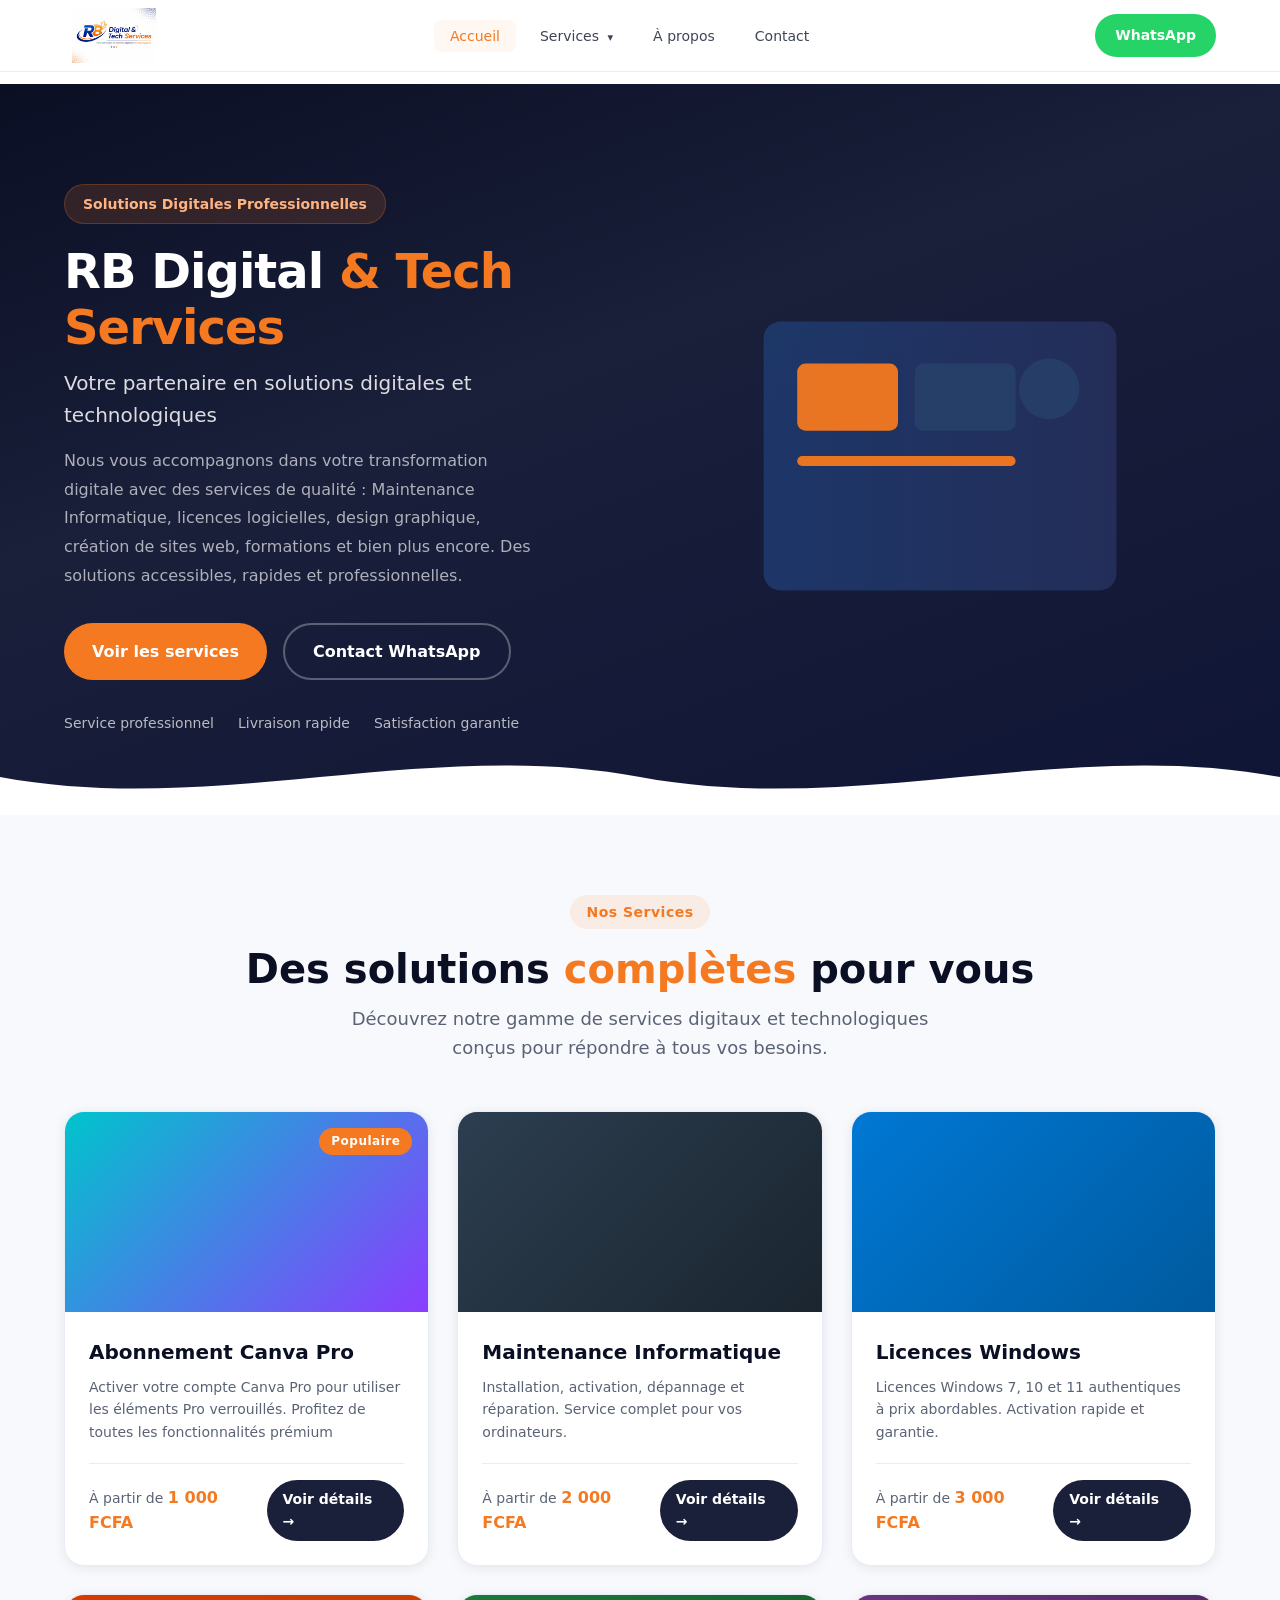
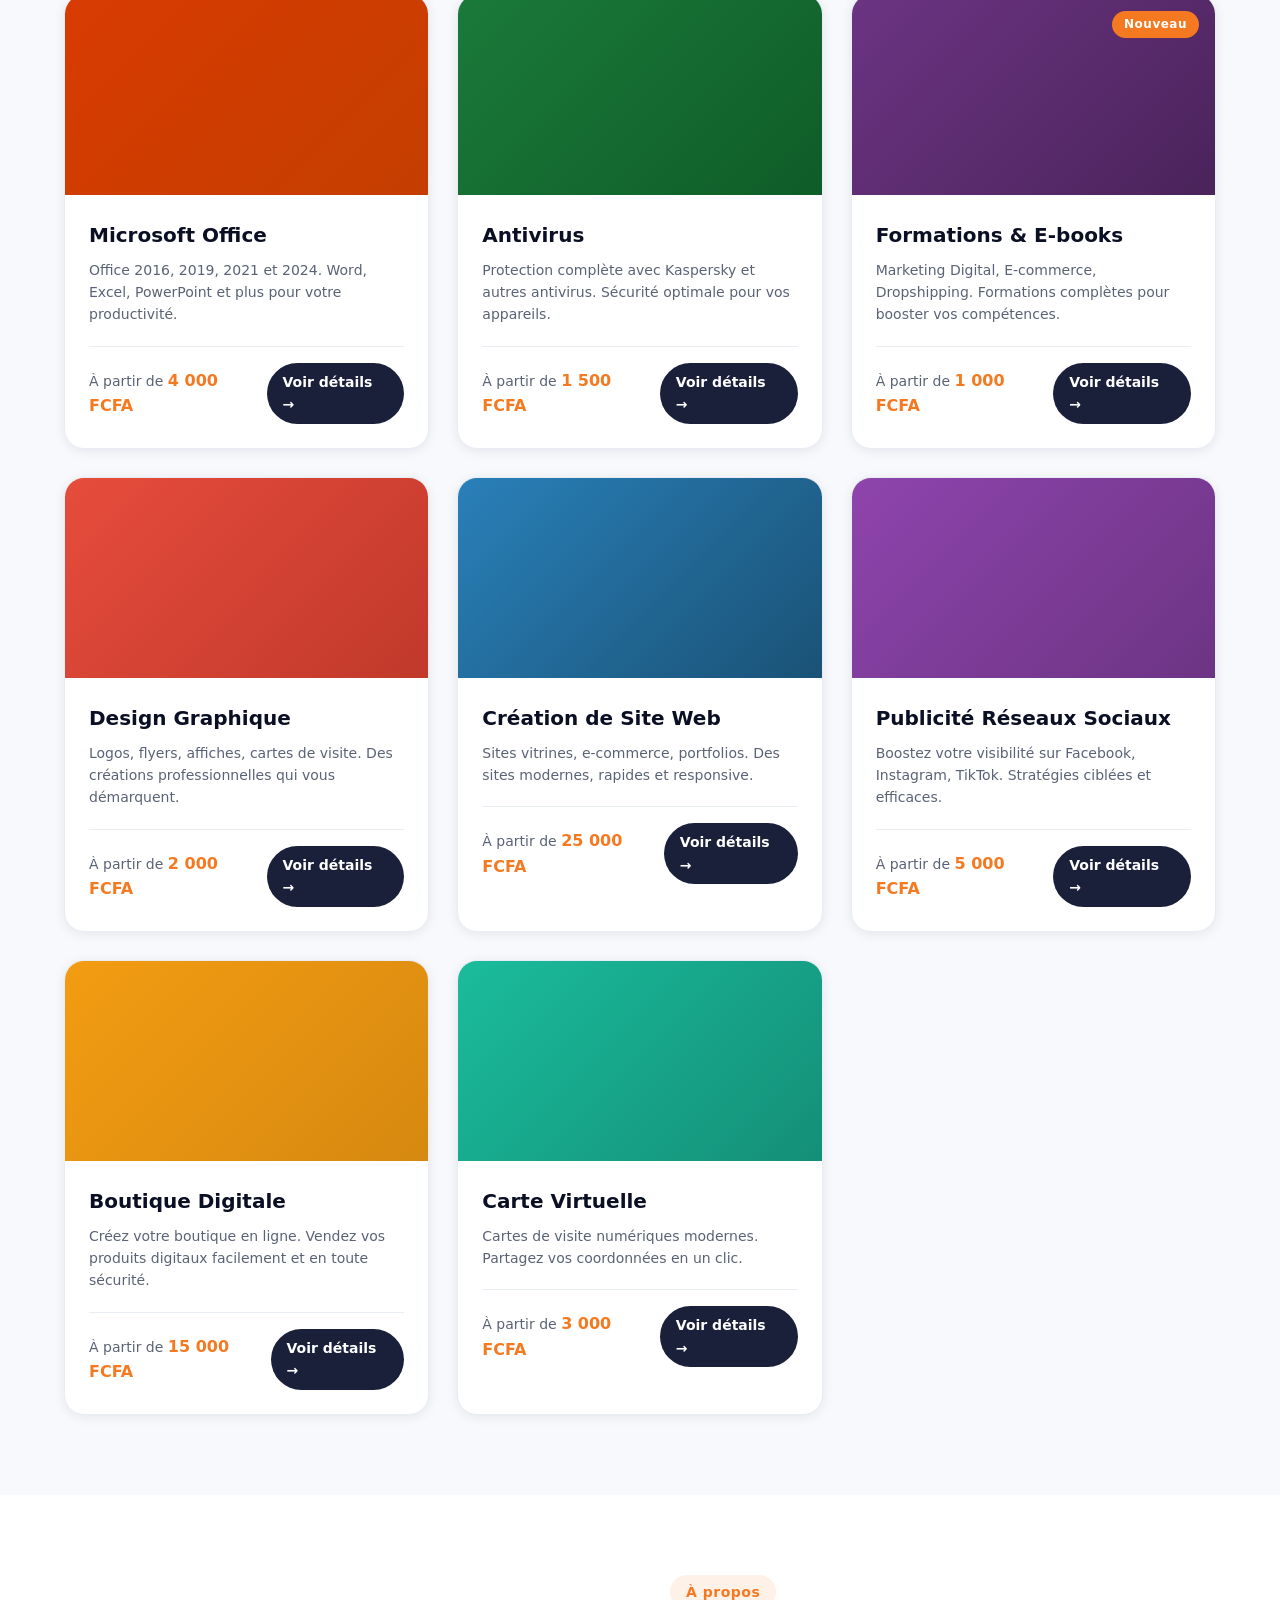
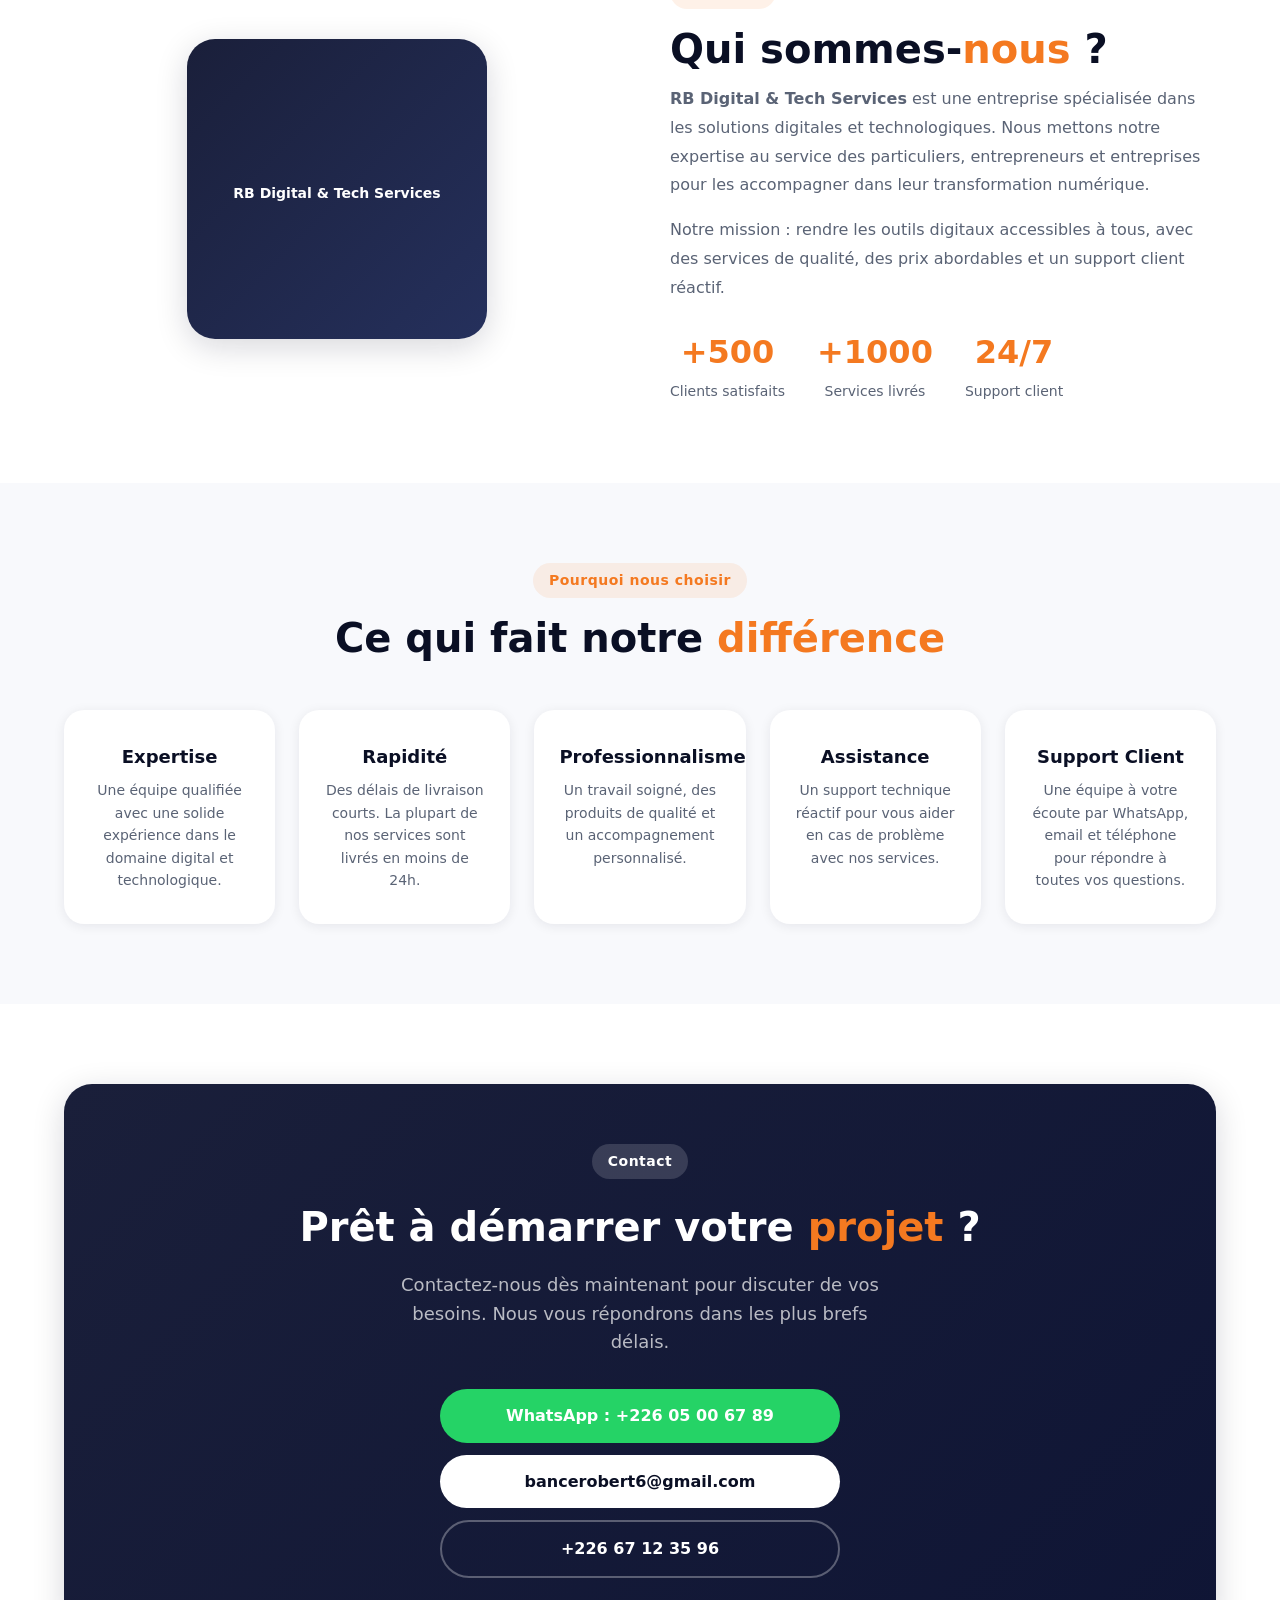
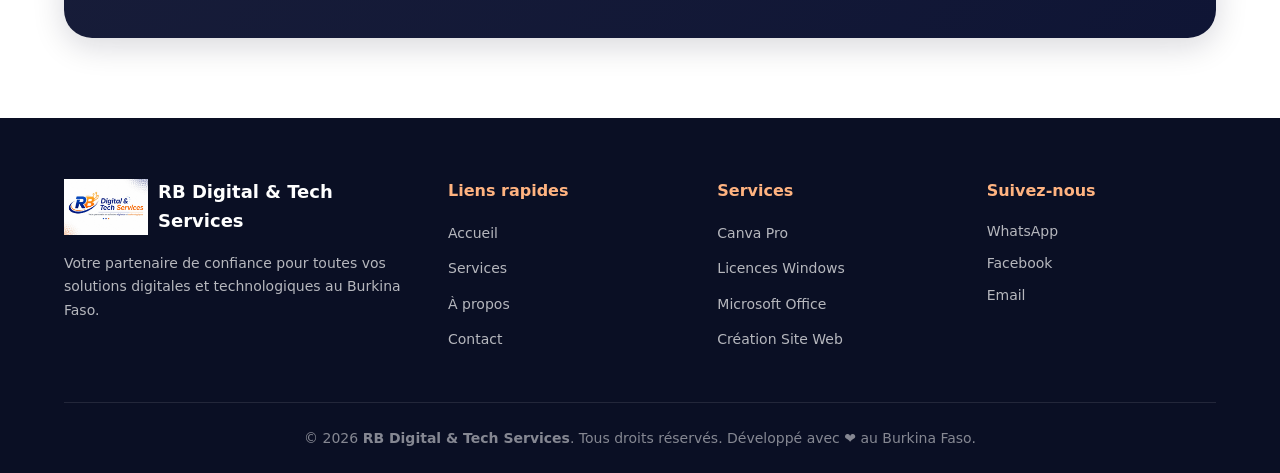
<file: index.html>
<!DOCTYPE html>
<html lang="fr">
<head>
    <meta charset="UTF-8">
    <meta name="viewport" content="width=device-width, initial-scale=1.0">
    <meta name="description" content="RB Digital & Tech Services - Votre partenaire en solutions digitales et technologiques. Services informatiques, design, création web et plus.">
    <meta name="keywords" content="services digitaux, Canva Pro, licences Windows, Microsoft Office, antivirus, formations, maintenance informatique, design graphique, création site web, Burkina Faso">
    <meta name="author" content="RB Digital & Tech Services">
    <meta name="robots" content="index, follow">
    <link rel="canonical" href="https://rbdigitaltechservices.com/">
    <title>RB Digital & Tech Services | Solutions Digitales & Technologiques</title>
    <!-- Favicon -->
    <link rel="icon" href="assets/images/logo.jpeg">
    <!-- Styles globaux -->
    <link rel="stylesheet" href="assets/css/global-style.css">
    <!-- Styles page d'accueil -->
    <link rel="stylesheet" href="assets/css/homepage-style.css">
</head>
<body>

    <!-- ==================== HEADER / NAVIGATION PRINCIPALE ==================== -->
    <header class="main-navigation-header" id="main-header">
        <div class="header-container">
            <!-- Logo (image) -->
            <a href="index.html" class="header-logo-link" aria-label="Accueil RB Digital & Tech Services">
                <img src="assets/images/logo.jpeg" alt="RB Digital & Tech Services" class="header-logo-img" width="160" height="48" loading="eager">
            </a>

            <!-- Menu desktop -->
            <nav class="header-desktop-nav" aria-label="Navigation principale">
                <ul class="header-nav-list">
                    <li><a href="index.html" class="nav-link active-link">Accueil</a></li>
                    <li class="nav-dropdown">
                        <a href="#services-section" class="nav-link">Services <span class="dropdown-arrow">▾</span></a>
                        <ul class="dropdown-menu">
                            <li><a href="services/canva-pro.html">Activation Canva Pro</a></li>
                            <li><a href="services/windows-licence.html">Licences Windows 10 & 11</a></li>
                            <li><a href="services/office-licence.html">Licences Microsoft Office</a></li>
                            <li><a href="services/antivirus.html">Licences Antivirus</a></li>
                            <li><a href="services/formations-ebook.html">Formations & E-books</a></li>
                            <li><a href="services/maintenance-informatique.html">Maintenance Informatique</a></li>
                            <li><a href="services/design-graphique.html">Design Graphique</a></li>
                            <li><a href="services/creation-site-web.html">Création Site Web</a></li>
                            <li><a href="services/publicite-reseaux.html">Publicité Réseaux</a></li>
                            <li><a href="services/boutique-digitale.html">Création Boutique en Ligne</a></li>
                            <li><a href="services/carte-virtuelle.html">Création Carte Virtuelle</a></li>
                        </ul>
                    </li>
                    <li><a href="#about-section" class="nav-link">À propos</a></li>
                    <li><a href="#contact-section" class="nav-link">Contact</a></li>
                </ul>
            </nav>

            <!-- Bouton WhatsApp header -->
            <a href="https://wa.me/22605006789?text=Bonjour%20RB%20Digital%20%26%20Tech%20Services%2C%20je%20souhaite%20avoir%20plus%20d'informations%20sur%20vos%20services." 
               class="whatsapp-header-button" target="_blank" rel="noopener noreferrer" aria-label="Contact WhatsApp">
                <span class="whatsapp-text">WhatsApp</span>
            </a>

            <!-- Bouton hamburger mobile -->
            <button class="mobile-menu-toggle" id="mobile-menu-toggle" aria-label="Menu mobile" aria-expanded="false">
                <span class="hamburger-line"></span>
                <span class="hamburger-line"></span>
                <span class="hamburger-line"></span>
            </button>
        </div>

        <!-- Menu mobile (caché par défaut) -->
        <div class="mobile-menu-overlay" id="mobile-menu-overlay">
            <div class="mobile-menu-panel">
                <button class="mobile-menu-close" id="mobile-menu-close" aria-label="Fermer le menu">✕</button>
                <nav class="mobile-nav">
                    <ul class="mobile-nav-list">
                        <li><a href="index.html" class="mobile-nav-link">Accueil</a></li>
                        <li><a href="services/canva-pro.html" class="mobile-nav-link"> Abonnement Canva Pro</a></li>
                        <li><a href="services/windows-licence.html" class="mobile-nav-link">Licences Windows</a></li>
                        <li><a href="services/office-licence.html" class="mobile-nav-link">Microsoft Office</a></li>
                        <li><a href="services/antivirus.html" class="mobile-nav-link">Antivirus</a></li>
                        <li><a href="services/formations-ebook.html" class="mobile-nav-link">Formations & E-books</a></li>
                        <li><a href="services/maintenance-informatique.html" class="mobile-nav-link">Maintenance Informatique</a></li>
                        <li><a href="services/design-graphique.html" class="mobile-nav-link">Design Graphique</a></li>
                        <li><a href="services/creation-site-web.html" class="mobile-nav-link">Création Site Web</a></li>
                        <li><a href="services/publicite-reseaux.html" class="mobile-nav-link">Publicité Réseaux</a></li>
                        <li><a href="services/boutique-digitale.html" class="mobile-nav-link">Boutique Digitale</a></li>
                        <li><a href="services/carte-virtuelle.html" class="mobile-nav-link">Carte Virtuelle</a></li>
                    </ul>
                </nav>
                <a href="https://wa.me/22605006789?text=Bonjour%20RB%20Digital%20%26%20Tech%20Services" 
                   class="mobile-whatsapp-button" target="_blank" rel="noopener noreferrer">
                    Contact WhatsApp
                </a>
            </div>
        </div>
    </header>

    <!-- ==================== MAIN ==================== -->
    <main>

        <!-- ===== SECTION HERO ===== -->
        <section class="main-hero-section" id="hero-section">
            <div class="hero-container">
                <div class="hero-content">
                    <span class="hero-badge">Solutions Digitales Professionnelles</span>
                    <h1 class="hero-main-title">
                        RB Digital <span class="hero-highlight">& Tech Services</span>
                    </h1>
                    <p class="hero-slogan">Votre partenaire en solutions digitales et technologiques</p>
                    <p class="hero-description">
                        Nous vous accompagnons dans votre transformation digitale avec des services 
                        de qualité : Maintenance Informatique, licences logicielles, design graphique, création de sites web, 
                        formations et bien plus encore. Des solutions accessibles, rapides et professionnelles.
                    </p>
                    <div class="hero-buttons-group">
                        <a href="#services-section" class="hero-primary-button">
                            Voir les services
                        </a>
                        <a href="https://wa.me/22605006789?text=Bonjour%20RB%20Digital%20%26%20Tech%20Services%2C%20je%20suis%20int%C3%A9ress%C3%A9%20par%20vos%20services." 
                           class="hero-whatsapp-button" target="_blank" rel="noopener noreferrer">
                            Contact WhatsApp
                        </a>
                    </div>
                    <!-- Indicateurs de confiance -->
                    <div class="hero-trust-indicators">
                        <div class="trust-item">
                            <span>Service professionnel</span>
                        </div>
                        <div class="trust-item">
                            <span>Livraison rapide</span>
                        </div>
                        <div class="trust-item">
                            <span>Satisfaction garantie</span>
                        </div>
                    </div>
                </div>
                <div class="hero-image-wrapper">
                    <div class="hero-image-container">
                        <!-- Illustration neutre (SVG) -->
                        <svg class="hero-illustration" viewBox="0 0 500 400" xmlns="http://www.w3.org/2000/svg" role="img" aria-hidden="true">
                            <defs>
                                <linearGradient id="g1" x1="0" x2="1">
                                    <stop offset="0%" stop-color="#1e3a6e" stop-opacity="0.95" />
                                    <stop offset="100%" stop-color="#25305C" stop-opacity="0.95" />
                                </linearGradient>
                            </defs>
                            <rect x="40" y="40" width="420" height="320" rx="20" fill="url(#g1)" opacity="0.95" />
                            <g transform="translate(80,90)" fill="#F47920" opacity="0.95">
                                <rect x="0" y="0" width="120" height="80" rx="10" fill="#F47920" />
                                <rect x="140" y="0" width="120" height="80" rx="10" fill="#27406a" />
                                <rect x="0" y="110" width="260" height="12" rx="6" fill="#F47920" />
                            </g>
                            <circle cx="380" cy="120" r="36" fill="#27406a" opacity="0.9" />
                        </svg>
                    </div>
                </div>
            </div>
            <!-- Vague décorative -->
            <div class="hero-wave-divider">
                <svg viewBox="0 0 1440 100" preserveAspectRatio="none" xmlns="http://www.w3.org/2000/svg">
                    <path d="M0,50 C240,100 480,0 720,50 C960,100 1200,0 1440,50 L1440,100 L0,100 Z" fill="#ffffff"/>
                </svg>
            </div>
        </section>

        <!-- ===== SECTION SERVICES ===== -->
        <section class="services-section" id="services-section">
            <div class="section-container">
                <div class="section-header">
                    <span class="section-badge">Nos Services</span>
                    <h2 class="section-title">Des solutions <span class="highlight-text">complètes</span> pour vous</h2>
                    <p class="section-subtitle">Découvrez notre gamme de services digitaux et technologiques conçus pour répondre à tous vos besoins.</p>
                </div>

                <div class="services-grid">
                    <!-- Carte 1 : Canva Pro -->
                    <article class="service-product-card">
                        <div class="service-card-image-wrapper">
                            <div class="service-card-image" style="background: linear-gradient(135deg, #00C4CC, #8B3DFF);">
                                <span class="service-card-emoji" aria-hidden="true"></span>
                            </div>
                            <span class="service-card-badge">Populaire</span>
                        </div>
                        <div class="service-card-content">
                            <h3 class="service-card-title">Abonnement Canva Pro</h3>
                            <p class="service-card-description">Activer votre compte Canva Pro pour utiliser les éléments Pro verrouillés. Profitez de toutes les fonctionnalités prémium</p>
                            <div class="service-card-footer">
                                <span class="service-price-tag">À partir de <strong>1 000 FCFA</strong></span>
                                <a href="services/canva-pro.html" class="service-detail-button">Voir détails →</a>
                            </div>
                        </div>
                    </article>
                    <!-- Carte 2 : Maintenance informatique -->
                    <article class="service-product-card">
                        <div class="service-card-image-wrapper">
                            <div class="service-card-image" style="background: linear-gradient(135deg, #2C3E50, #1A252F);">
                                <span class="service-card-emoji" aria-hidden="true"></span>
                            </div>
                        </div>
                        <div class="service-card-content">
                            <h3 class="service-card-title">Maintenance Informatique</h3>
                            <p class="service-card-description">Installation, activation, dépannage et réparation. Service complet pour vos ordinateurs.</p>
                            <div class="service-card-footer">
                                <span class="service-price-tag">À partir de <strong>2 000 FCFA</strong></span>
                                <a href="services/maintenance-informatique.html" class="service-detail-button">Voir détails →</a>
                            </div>
                        </div>
                    </article>

                    <!-- Carte 3 : Licences Windows -->
                    <article class="service-product-card">
                        <div class="service-card-image-wrapper">
                            <div class="service-card-image" style="background: linear-gradient(135deg, #0078D4, #005A9E);">
                                <span class="service-card-emoji" aria-hidden="true"></span>
                            </div>
                        </div>
                        <div class="service-card-content">
                            <h3 class="service-card-title">Licences Windows</h3>
                            <p class="service-card-description">Licences Windows 7, 10 et 11 authentiques à prix abordables. Activation rapide et garantie.</p>
                            <div class="service-card-footer">
                                <span class="service-price-tag">À partir de <strong>3 000 FCFA</strong></span>
                                <a href="services/windows-licence.html" class="service-detail-button">Voir détails →</a>
                            </div>
                        </div>
                    </article>

                    <!-- Carte 4 : Microsoft Office -->
                    <article class="service-product-card">
                        <div class="service-card-image-wrapper">
                            <div class="service-card-image" style="background: linear-gradient(135deg, #D83B01, #C43E00);">
                                <span class="service-card-emoji" aria-hidden="true"></span>
                            </div>
                        </div>
                        <div class="service-card-content">
                            <h3 class="service-card-title">Microsoft Office</h3>
                            <p class="service-card-description">Office 2016, 2019, 2021 et 2024. Word, Excel, PowerPoint et plus pour votre productivité.</p>
                            <div class="service-card-footer">
                                <span class="service-price-tag">À partir de <strong>4 000 FCFA</strong></span>
                                <a href="services/office-licence.html" class="service-detail-button">Voir détails →</a>
                            </div>
                        </div>
                    </article>

                    <!-- Carte 5 : Antivirus -->
                    <article class="service-product-card">
                        <div class="service-card-image-wrapper">
                            <div class="service-card-image" style="background: linear-gradient(135deg, #1A7A3A, #0F5C28);">
                                <span class="service-card-emoji" aria-hidden="true"></span>
                            </div>
                        </div>
                        <div class="service-card-content">
                            <h3 class="service-card-title">Antivirus</h3>
                            <p class="service-card-description">Protection complète avec Kaspersky et autres antivirus. Sécurité optimale pour vos appareils.</p>
                            <div class="service-card-footer">
                                <span class="service-price-tag">À partir de <strong>1 500 FCFA</strong></span>
                                <a href="services/antivirus.html" class="service-detail-button">Voir détails →</a>
                            </div>
                        </div>
                    </article>

                    <!-- Carte 6 : Formations & E-books -->
                    <article class="service-product-card">
                        <div class="service-card-image-wrapper">
                            <div class="service-card-image" style="background: linear-gradient(135deg, #6C3483, #4A235A);">
                                <span class="service-card-emoji" aria-hidden="true"></span>
                            </div>
                            <span class="service-card-badge">Nouveau</span>
                        </div>
                        <div class="service-card-content">
                            <h3 class="service-card-title">Formations & E-books</h3>
                            <p class="service-card-description">Marketing Digital, E-commerce, Dropshipping. Formations complètes pour booster vos compétences.</p>
                            <div class="service-card-footer">
                                <span class="service-price-tag">À partir de <strong>1 000 FCFA</strong></span>
                                <a href="services/formations-ebook.html" class="service-detail-button">Voir détails →</a>
                            </div>
                        </div>
                    </article>

                    

                    <!-- Carte 7 : Design Graphique -->
                    <article class="service-product-card">
                        <div class="service-card-image-wrapper">
                            <div class="service-card-image" style="background: linear-gradient(135deg, #E74C3C, #C0392B);">
                                <span class="service-card-emoji" aria-hidden="true"></span>
                            </div>
                        </div>
                        <div class="service-card-content">
                            <h3 class="service-card-title">Design Graphique</h3>
                            <p class="service-card-description">Logos, flyers, affiches, cartes de visite. Des créations professionnelles qui vous démarquent.</p>
                            <div class="service-card-footer">
                                <span class="service-price-tag">À partir de <strong>2 000 FCFA</strong></span>
                                <a href="services/design-graphique.html" class="service-detail-button">Voir détails →</a>
                            </div>
                        </div>
                    </article>

                    <!-- Carte 8 : Création Site Web -->
                    <article class="service-product-card">
                        <div class="service-card-image-wrapper">
                            <div class="service-card-image" style="background: linear-gradient(135deg, #2980B9, #1A5276);">
                                <span class="service-card-emoji" aria-hidden="true"></span>
                            </div>
                        </div>
                        <div class="service-card-content">
                            <h3 class="service-card-title">Création de Site Web</h3>
                            <p class="service-card-description">Sites vitrines, e-commerce, portfolios. Des sites modernes, rapides et responsive.</p>
                            <div class="service-card-footer">
                                <span class="service-price-tag">À partir de <strong>25 000 FCFA</strong></span>
                                <a href="services/creation-site-web.html" class="service-detail-button">Voir détails →</a>
                            </div>
                        </div>
                    </article>

                    <!-- Carte 9 : Publicité Réseaux -->
                    <article class="service-product-card">
                        <div class="service-card-image-wrapper">
                            <div class="service-card-image" style="background: linear-gradient(135deg, #8E44AD, #6C3483);">
                                <span class="service-card-emoji" aria-hidden="true"></span>
                            </div>
                        </div>
                        <div class="service-card-content">
                            <h3 class="service-card-title">Publicité Réseaux Sociaux</h3>
                            <p class="service-card-description">Boostez votre visibilité sur Facebook, Instagram, TikTok. Stratégies ciblées et efficaces.</p>
                            <div class="service-card-footer">
                                <span class="service-price-tag">À partir de <strong>5 000 FCFA</strong></span>
                                <a href="services/publicite-reseaux.html" class="service-detail-button">Voir détails →</a>
                            </div>
                        </div>
                    </article>

                    <!-- Carte 10 : Boutique Digitale -->
                    <article class="service-product-card">
                        <div class="service-card-image-wrapper">
                            <div class="service-card-image" style="background: linear-gradient(135deg, #F39C12, #D68910);">
                                <span class="service-card-emoji" aria-hidden="true"></span>
                            </div>
                        </div>
                        <div class="service-card-content">
                            <h3 class="service-card-title">Boutique Digitale</h3>
                            <p class="service-card-description">Créez votre boutique en ligne. Vendez vos produits digitaux facilement et en toute sécurité.</p>
                            <div class="service-card-footer">
                                <span class="service-price-tag">À partir de <strong>15 000 FCFA</strong></span>
                                <a href="services/boutique-digitale.html" class="service-detail-button">Voir détails →</a>
                            </div>
                        </div>
                    </article>

                    <!-- Carte 11 : Carte Virtuelle -->
                    <article class="service-product-card">
                        <div class="service-card-image-wrapper">
                            <div class="service-card-image" style="background: linear-gradient(135deg, #1ABC9C, #148F77);">
                                <span class="service-card-emoji" aria-hidden="true"></span>
                            </div>
                        </div>
                        <div class="service-card-content">
                            <h3 class="service-card-title">Carte Virtuelle</h3>
                            <p class="service-card-description">Cartes de visite numériques modernes. Partagez vos coordonnées en un clic.</p>
                            <div class="service-card-footer">
                                <span class="service-price-tag">À partir de <strong>3 000 FCFA</strong></span>
                                <a href="services/carte-virtuelle.html" class="service-detail-button">Voir détails →</a>
                            </div>
                        </div>
                    </article>
                </div>
            </div>
        </section>

        <!-- ===== SECTION À PROPOS ===== -->
        <section class="about-section" id="about-section">
            <div class="section-container">
                <div class="about-grid">
                    <div class="about-image-wrapper">
                        <div class="about-image-placeholder">
                            <span class="about-large-emoji" aria-hidden="true"></span>
                            <span class="about-image-label">RB Digital & Tech Services</span>
                        </div>
                    </div>
                    <div class="about-content">
                        <span class="section-badge">À propos</span>
                        <h2 class="section-title">Qui sommes-<span class="highlight-text">nous</span> ?</h2>
                        <p class="about-text">
                            <strong>RB Digital & Tech Services</strong> est une entreprise spécialisée dans les solutions 
                            digitales et technologiques. Nous mettons notre expertise au service des particuliers, 
                            entrepreneurs et entreprises pour les accompagner dans leur transformation numérique.
                        </p>
                        <p class="about-text">
                            Notre mission : rendre les outils digitaux accessibles à tous, avec des services 
                            de qualité, des prix abordables et un support client réactif.
                        </p>
                        <div class="about-stats">
                            <div class="about-stat-item">
                                <span class="stat-number">+500</span>
                                <span class="stat-label">Clients satisfaits</span>
                            </div>
                            <div class="about-stat-item">
                                <span class="stat-number">+1000</span>
                                <span class="stat-label">Services livrés</span>
                            </div>
                            <div class="about-stat-item">
                                <span class="stat-number">24/7</span>
                                <span class="stat-label">Support client</span>
                            </div>
                        </div>
                    </div>
                </div>
            </div>
        </section>

        <!-- ===== SECTION POURQUOI NOUS CHOISIR ===== -->
        <section class="why-us-section" id="why-us-section">
            <div class="section-container">
                <div class="section-header">
                    <span class="section-badge">Pourquoi nous choisir</span>
                    <h2 class="section-title">Ce qui fait notre <span class="highlight-text">différence</span></h2>
                </div>
                <div class="why-us-grid">
                    <div class="why-us-card">
                        <h3 class="why-us-title">Expertise</h3>
                        <p class="why-us-description">Une équipe qualifiée avec une solide expérience dans le domaine digital et technologique.</p>
                    </div>
                    <div class="why-us-card">
                        <h3 class="why-us-title">Rapidité</h3>
                        <p class="why-us-description">Des délais de livraison courts. La plupart de nos services sont livrés en moins de 24h.</p>
                    </div>
                    <div class="why-us-card">
                        <h3 class="why-us-title">Professionnalisme</h3>
                        <p class="why-us-description">Un travail soigné, des produits de qualité et un accompagnement personnalisé.</p>
                    </div>
                    <div class="why-us-card">
                        <h3 class="why-us-title">Assistance</h3>
                        <p class="why-us-description">Un support technique réactif pour vous aider en cas de problème avec nos services.</p>
                    </div>
                    <div class="why-us-card">
                        <h3 class="why-us-title">Support Client</h3>
                        <p class="why-us-description">Une équipe à votre écoute par WhatsApp, email et téléphone pour répondre à toutes vos questions.</p>
                    </div>
                </div>
            </div>
        </section>

        <!-- ===== SECTION CONTACT RAPIDE ===== -->
        <section class="quick-contact-section" id="contact-section">
            <div class="section-container">
                <div class="contact-cta-card">
                    <div class="contact-cta-content">
                        <span class="section-badge section-badge-light">Contact</span>
                        <h2 class="contact-cta-title">Prêt à démarrer votre <span class="highlight-text">projet</span> ?</h2>
                        <p class="contact-cta-text">Contactez-nous dès maintenant pour discuter de vos besoins. Nous vous répondrons dans les plus brefs délais.</p>
                        <div class="contact-cta-buttons">
                            <a href="https://wa.me/22605006789?text=Bonjour%20RB%20Digital%20%26%20Tech%20Services%2C%20je%20souhaite%20discuter%20d'un%20projet." 
                               class="contact-whatsapp-button" target="_blank" rel="noopener noreferrer">
                                WhatsApp : +226 05 00 67 89
                            </a>
                            <a href="mailto:bancerobert6@gmail.com" class="contact-email-button">
                                bancerobert6@gmail.com
                            </a>
                            <a href="tel:+22667123596" class="contact-phone-button">
                                +226 67 12 35 96
                            </a>
                        </div>
                    </div>
                </div>
            </div>
        </section>

    </main>

    <!-- ==================== FOOTER ==================== -->
    <footer class="main-footer">
        <div class="footer-container">
            <div class="footer-grid">
                <!-- Colonne 1 : Entreprise -->
                <div class="footer-column">
                    <div class="footer-logo-wrapper">
                            <img src="assets/images/logo.jpeg" alt="RB Digital & Tech Services" class="footer-logo-img" width="180" height="54">
                            <span class="footer-logo-name">RB Digital & Tech Services</span>
                        </div>
                    <p class="footer-description">
                        Votre partenaire de confiance pour toutes vos solutions digitales et technologiques au Burkina Faso.
                    </p>
                </div>

                <!-- Colonne 2 : Liens rapides -->
                <div class="footer-column">
                    <h3 class="footer-column-title">Liens rapides</h3>
                    <ul class="footer-links-list">
                        <li><a href="index.html">Accueil</a></li>
                        <li><a href="#services-section">Services</a></li>
                        <li><a href="#about-section">À propos</a></li>
                        <li><a href="#contact-section">Contact</a></li>
                    </ul>
                </div>

                <!-- Colonne 3 : Services -->
                <div class="footer-column">
                    <h3 class="footer-column-title">Services</h3>
                    <ul class="footer-links-list">
                        <li><a href="services/canva-pro.html">Canva Pro</a></li>
                        <li><a href="services/windows-licence.html">Licences Windows</a></li>
                        <li><a href="services/office-licence.html">Microsoft Office</a></li>
                        <li><a href="services/creation-site-web.html">Création Site Web</a></li>
                    </ul>
                </div>

                <!-- Colonne 4 : Réseaux sociaux -->
                <div class="footer-column">
                    <h3 class="footer-column-title">Suivez-nous</h3>
                    <div class="footer-social-media-links">
                        <a href="https://wa.me/22605006789" class="social-link" target="_blank" rel="noopener noreferrer" aria-label="WhatsApp">
                            WhatsApp
                        </a>
                        <a href="https://facebook.com/" class="social-link" target="_blank" rel="noopener noreferrer" aria-label="Facebook">
                            Facebook
                        </a>
                        <a href="mailto:bancerobert6@gmail.com" class="social-link" aria-label="Email">
                            Email
                        </a>
                    </div>
                </div>
            </div>

            <!-- Barre copyright -->
            <div class="footer-copyright">
                <p>&copy; 2026 <strong>RB Digital & Tech Services</strong>. Tous droits réservés. Développé avec ❤️ au Burkina Faso.</p>
            </div>
        </div>
    </footer>

    <!-- ==================== SCRIPTS ==================== -->
    <script src="assets/js/main-navigation.js"></script>
    <script src="assets/js/whatsapp-buttons.js"></script>
    <script src="assets/js/animations-effects.js"></script>
</body>
</html>
</file>
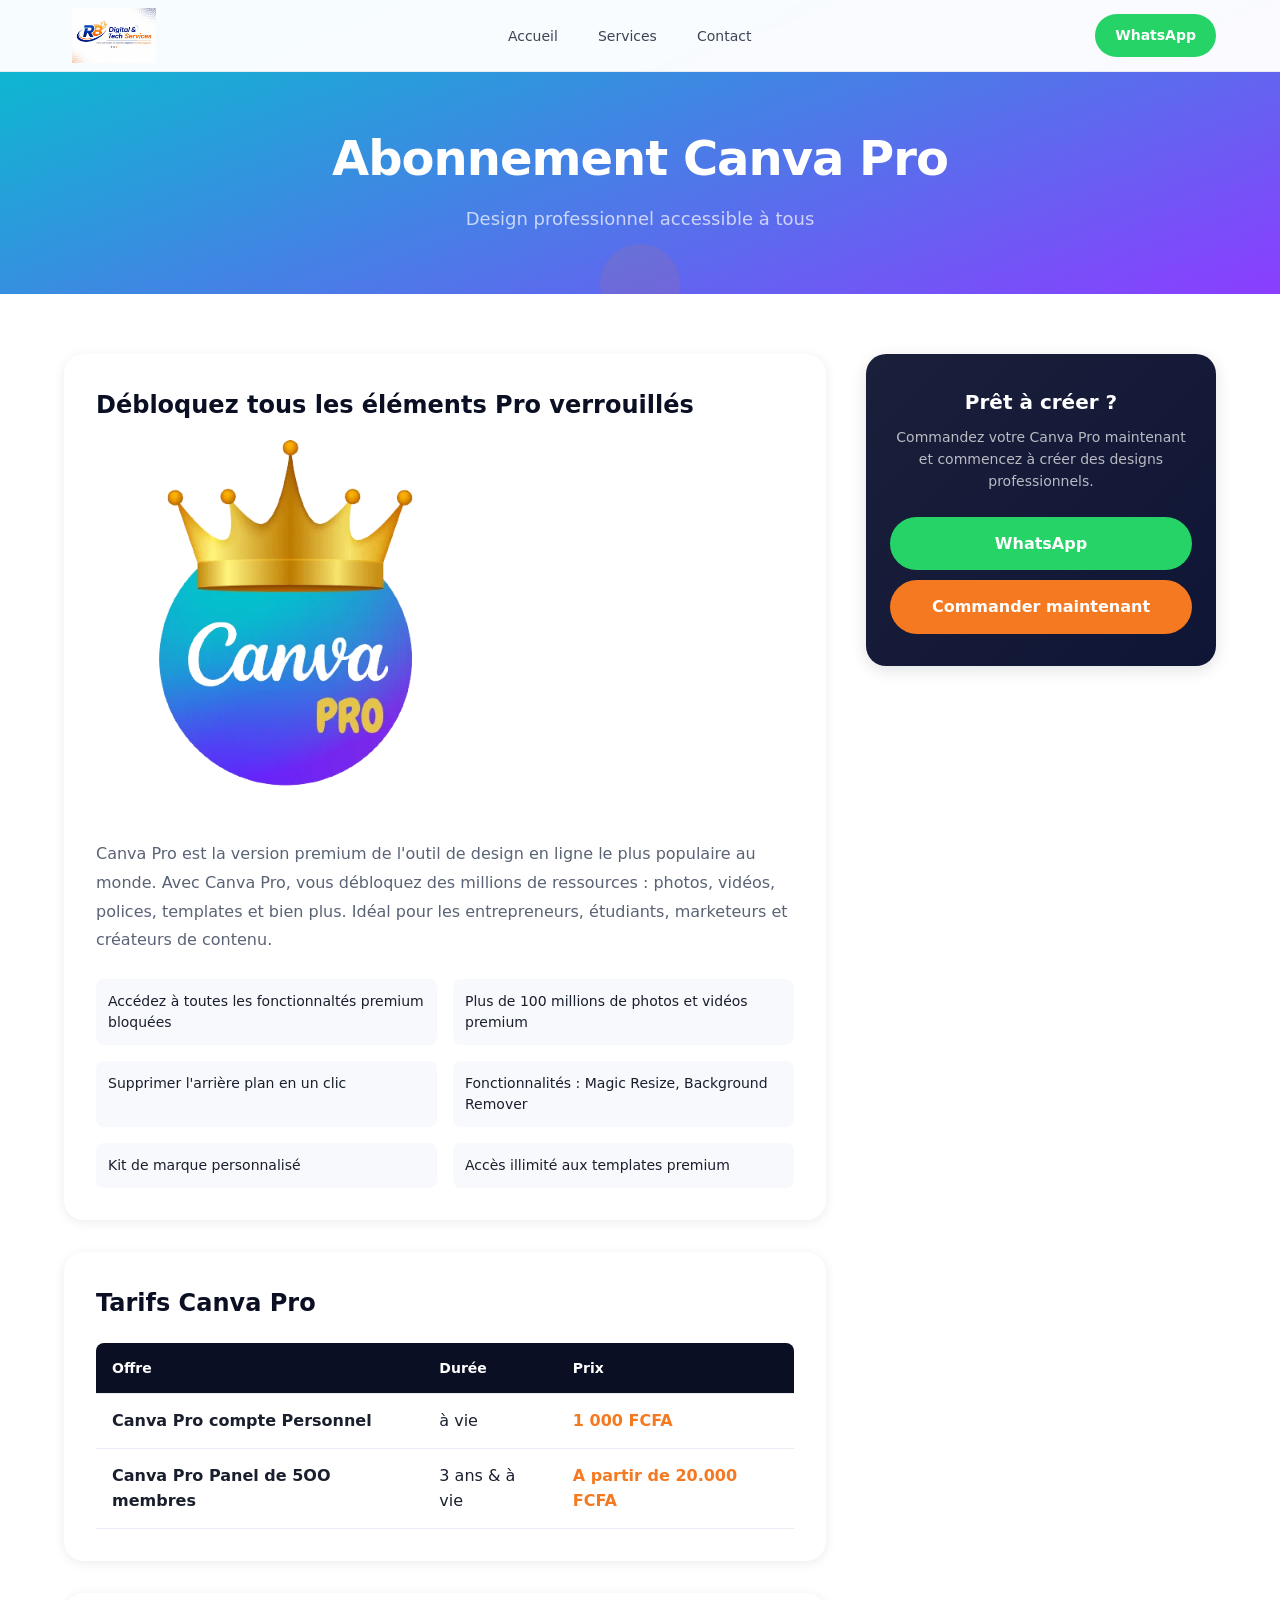
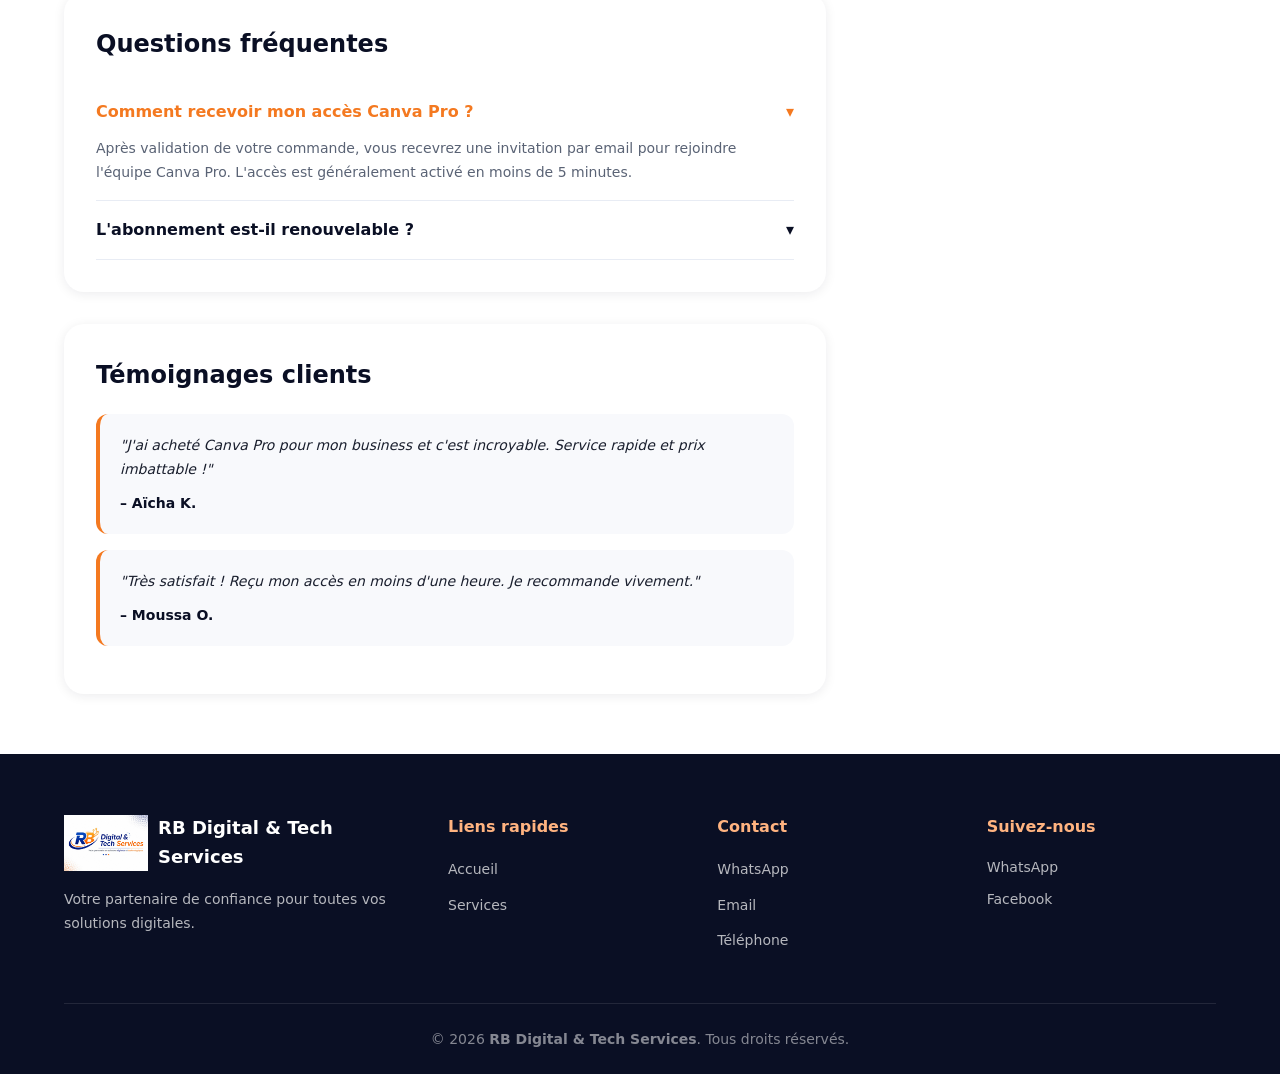
<file: services/canva-pro.html>
<!DOCTYPE html>
<html lang="fr">
<head>
    <meta charset="UTF-8">
    <meta name="viewport" content="width=device-width, initial-scale=1.0">
    <meta name="description" content="Canva Pro Personnel et Éducation à prix réduit chez RB Digital & Tech Services. Accédez à des millions de ressources premium.">
    <title>Canva Pro | RB Digital & Tech Services</title>
    <link rel="icon" href="../assets/images/logo.jpeg">
    <link rel="stylesheet" href="../assets/css/global-style.css">
    <link rel="stylesheet" href="../assets/css/services-style.css">
</head>
<body>

    <!-- ==================== HEADER ==================== -->
    <header class="main-navigation-header" id="main-header">
        <div class="header-container">
            <a href="../index.html" class="header-logo-link" aria-label="Accueil">
                <img src="../assets/images/logo.jpeg" alt="RB Digital & Tech Services" class="header-logo-img" width="140" height="42">
            </a>
            <nav class="header-desktop-nav">
                <ul class="header-nav-list">
                    <li><a href="../index.html" class="nav-link">Accueil</a></li>
                    <li><a href="../index.html#services-section" class="nav-link">Services</a></li>
                    <li><a href="../index.html#contact-section" class="nav-link">Contact</a></li>
                </ul>
            </nav>
            <a href="https://wa.me/22605006789?text=Bonjour%20RB%20Digital%20%26%20Tech%20Services%2C%20je%20suis%20int%C3%A9ress%C3%A9%20par%20Canva%20Pro." 
               class="whatsapp-header-button" target="_blank" rel="noopener noreferrer">
                <span class="whatsapp-text">WhatsApp</span>
            </a>
            <button class="mobile-menu-toggle" id="mobile-menu-toggle" aria-label="Menu">
                <span class="hamburger-line"></span>
                <span class="hamburger-line"></span>
                <span class="hamburger-line"></span>
            </button>
        </div>
        <!-- Menu mobile (simplifié) -->
        <div class="mobile-menu-overlay" id="mobile-menu-overlay">
            <div class="mobile-menu-panel">
                <button class="mobile-menu-close" id="mobile-menu-close">✕</button>
                <nav class="mobile-nav">
                    <ul class="mobile-nav-list">
                        <li><a href="../index.html" class="mobile-nav-link">Accueil</a></li>
                        <li><a href="../services/windows-licence.html" class="mobile-nav-link">Licences Windows</a></li>
                        <li><a href="../services/office-licence.html" class="mobile-nav-link">Microsoft Office</a></li>
                        <li><a href="../services/antivirus.html" class="mobile-nav-link">Antivirus</a></li>
                        <li><a href="../services/formations-ebook.html" class="mobile-nav-link">Formations</a></li>
                    </ul>
                </nav>
            </div>
        </div>
    </header>

    <!-- ==================== BANNIÈRE SERVICE ==================== -->
    <section class="service-banner" style="background: linear-gradient(160deg, #00C4CC 0%, #8B3DFF 100%);">
        <div class="service-banner-content">
            <h1 class="service-banner-title">Abonnement Canva Pro</h1>
            <p class="service-banner-subtitle">Design professionnel accessible à tous</p>
        </div>
    </section>

    <!-- ==================== CONTENU PRINCIPAL ==================== -->
    <div class="service-detail-container">
        <div class="service-detail-grid">

            <!-- Colonne principale -->
            <div class="service-main-column">

                <!-- Description -->
                <div class="service-description-section">
                    <h2>Débloquez tous les éléments Pro verrouillés</h2>
                    <div class="service-image-section">
                        <a href="../assets/images/canva-pro.webp" target="_blank" rel="noopener noreferrer">
                            <img src="../assets/images/canva-pro.webp" alt="Canva Pro - Design professionnel" class="service-image" loading="lazy" width="400" height="200" position="center">
                        </a>
                    </div>
                    <p>
                        Canva Pro est la version premium de l'outil de design en ligne le plus populaire au monde. 
                        Avec Canva Pro, vous débloquez des millions de ressources : photos, vidéos, polices, 
                        templates et bien plus. Idéal pour les entrepreneurs, étudiants, marketeurs et créateurs de contenu.
                    </p>
                    <div class="service-advantages">
                        <div class="advantage-item">
                            <span class="advantage-text">Accédez à toutes les fonctionnaltés premium bloquées</span>
                        </div>
                        <div class="advantage-item">
                            <span class="advantage-text">Plus de 100 millions de photos et vidéos premium</span>
                        </div>
                        <div class="advantage-item">
                            <span class="advantage-text">Supprimer l'arrière plan en un clic</span>
                        </div>
                        <div class="advantage-item">
                            <span class="advantage-text">Fonctionnalités : Magic Resize, Background Remover</span>
                        </div>
                        <div class="advantage-item">
                            <span class="advantage-text">Kit de marque personnalisé</span>
                        </div>
                        <div class="advantage-item">
                            <span class="advantage-text">Accès illimité aux templates premium</span>
                        </div>
                    </div>
                </div>

                <!-- Tableau des prix -->
                <div class="service-pricing-section">
                    <h2>Tarifs Canva Pro</h2>
                    <div class="pricing-table-wrapper">
                        <table class="pricing-table">
                            <thead>
                                <tr>
                                    <th>Offre</th>
                                    <th>Durée</th>
                                    <th>Prix</th>
                                </tr>
                            </thead>
                            <tbody>
                                <tr>
                                    <td><strong>Canva Pro compte Personnel</strong></td>
                                    <td>à vie</td>
                                    <td class="price-highlight">1 000 FCFA</td>
                                </tr>
                                <tr>
                                    <td><strong>Canva Pro Panel de 5OO membres</strong></td>
                                    <td>3 ans & à vie</td>
                                    <td class="price-highlight">A partir de 20.000 FCFA</td>
                                </tr>
                                
                            </tbody>
                        </table>
                    </div>
                </div>

                <!-- FAQ -->
                <div class="service-faq-section">
                    <h2>Questions fréquentes</h2>
                    <div class="faq-item active">
                        <div class="faq-question">Comment recevoir mon accès Canva Pro ? <span>▾</span></div>
                        <div class="faq-answer">
                            Après validation de votre commande, vous recevrez une invitation par email pour rejoindre l'équipe Canva Pro. L'accès est généralement activé en moins de 5 minutes.
                        </div>
                    </div>
                    
                    <div class="faq-item">
                        <div class="faq-question">L'abonnement est-il renouvelable ? <span>▾</span></div>
                        <div class="faq-answer">
                            Oui, vous pouvez renouveler votre abonnement à tout moment. Contactez-nous avant l'expiration pour bénéficier du même tarif préférentiel.
                        </div>
                    </div>
                </div>

                <!-- Témoignages -->
                <div class="service-testimonials">
                    <h2>Témoignages clients</h2>
                    <div class="testimonial-card">
                        <p class="testimonial-text">"J'ai acheté Canva Pro pour mon business et c'est incroyable. Service rapide et prix imbattable !"</p>
                        <p class="testimonial-author">– Aïcha K.</p>
                    </div>
                    <div class="testimonial-card">
                        <p class="testimonial-text">"Très satisfait ! Reçu mon accès en moins d'une heure. Je recommande vivement."</p>
                        <p class="testimonial-author">– Moussa O.</p>
                    </div>
                </div>
            </div>

            <!-- Sidebar -->
            <aside class="service-sidebar">
                <div class="sidebar-cta-card">
                    <h3>Prêt à créer ?</h3>
                    <p>Commandez votre Canva Pro maintenant et commencez à créer des designs professionnels.</p>
                    <a href="https://wa.me/22605006789?text=Bonjour%20RB%20Digital%20%26%20Tech%20Services%2C%20je%20suis%20int%C3%A9ress%C3%A9%20par%20votre%20offre%20Canva%20Pro.%20Je%20voudrais%20plus%20d'informations." 
                       class="sidebar-whatsapp-button" target="_blank" rel="noopener noreferrer" data-whatsapp-service="Canva Pro">
                        WhatsApp
                    </a>
                    <a href="https://robandigit.com/canva-pro-a-vie" class="sidebar-order-button">
                        Commander maintenant
                    </a>
                </div>
            </aside>

        </div>
    </div>

    <!-- ==================== FOOTER ==================== -->
    <footer class="main-footer">
        <div class="footer-container">
            <div class="footer-grid">
                    <div class="footer-column">
                    <div class="footer-logo-wrapper">
                        <img src="../assets/images/logo.jpeg" alt="RB Digital & Tech Services" class="footer-logo-img" width="160" height="48">
                        <span class="footer-logo-name">RB Digital & Tech Services</span>
                    </div>
                    <p class="footer-description">Votre partenaire de confiance pour toutes vos solutions digitales.</p>
                </div>
                <div class="footer-column">
                    <h3 class="footer-column-title">Liens rapides</h3>
                    <ul class="footer-links-list">
                        <li><a href="../index.html">Accueil</a></li>
                        <li><a href="../index.html#services-section">Services</a></li>
                    </ul>
                </div>
                <div class="footer-column">
                    <h3 class="footer-column-title">Contact</h3>
                    <ul class="footer-links-list">
                        <li><a href="https://wa.me/22605006789">WhatsApp</a></li>
                        <li><a href="mailto:bancerobert6@gmail.com">Email</a></li>
                        <li><a href="tel:+22667123596">Téléphone</a></li>
                    </ul>
                </div>
                <div class="footer-column">
                    <h3 class="footer-column-title">Suivez-nous</h3>
                    <div class="footer-social-media-links">
                        <a href="https://wa.me/22605006789" class="social-link">WhatsApp</a>
                        <a href="#" class="social-link">Facebook</a>
                    </div>
                </div>
            </div>
            <div class="footer-copyright">
                <p>&copy; 2026 <strong>RB Digital & Tech Services</strong>. Tous droits réservés.</p>
            </div>
        </div>
    </footer>

    <!-- Scripts -->
    <script src="../assets/js/main-navigation.js"></script>
    <script src="../assets/js/whatsapp-buttons.js"></script>
    <script src="../assets/js/animations-effects.js"></script>
</body>
</html>
</file>
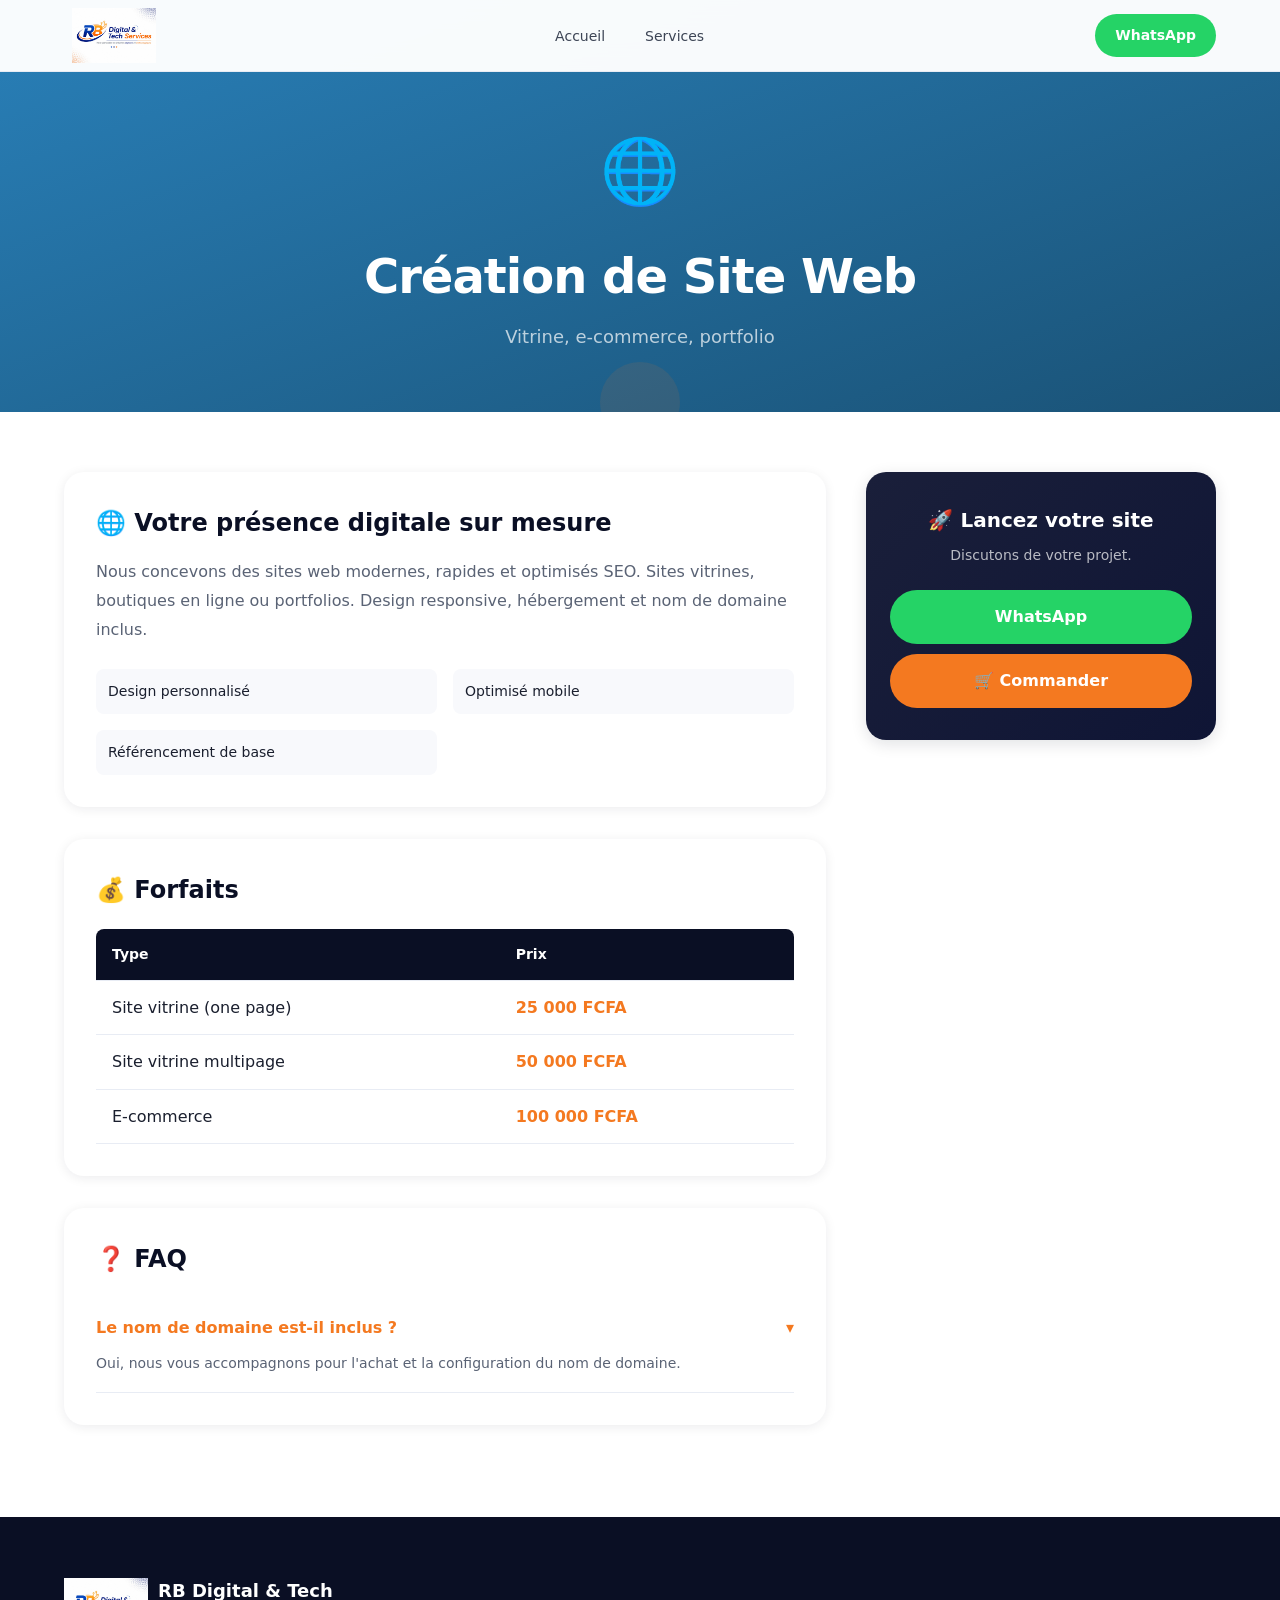
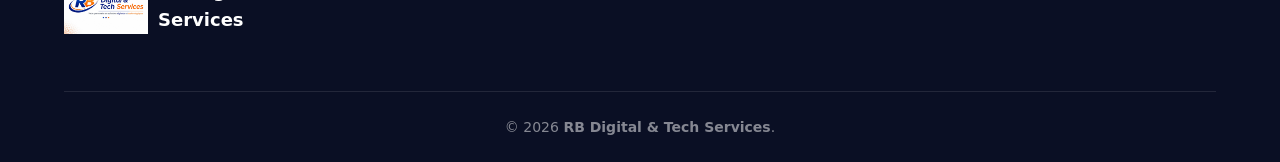
<file: services/creation-site-web.html>
<!DOCTYPE html>
<html lang="fr">
<head>
    <meta charset="UTF-8">
    <meta name="viewport" content="width=device-width, initial-scale=1.0">
    <meta name="description" content="Création de sites web modernes : vitrine, e-commerce, portfolio. Sites rapides et responsive.">
    <title>Création Site Web | RB Digital & Tech Services</title>
    <link rel="icon" type="image/svg+xml" href="data:image/svg+xml,<svg xmlns='http://www.w3.org/2000/svg' viewBox='0 0 100 100'><text y='.9em' font-size='90'>🌐</text></svg>">
    <link rel="stylesheet" href="../assets/css/global-style.css">
    <link rel="stylesheet" href="../assets/css/services-style.css">
</head>
<body>
    <header class="main-navigation-header" id="main-header">
        <div class="header-container">
            <a href="../index.html" class="header-logo-link" aria-label="Accueil">
                <img src="../assets/images/logo.jpeg" alt="RB Digital & Tech Services" class="header-logo-img" width="140" height="42">
            </a>
            <nav class="header-desktop-nav"><ul class="header-nav-list"><li><a href="../index.html" class="nav-link">Accueil</a></li><li><a href="../index.html#services-section" class="nav-link">Services</a></li></ul></nav>
            <a href="https://wa.me/22605006789?text=Bonjour%20RB%20Digital%20%26%20Tech%20Services%2C%20je%20veux%20cr%C3%A9er%20un%20site%20web." class="whatsapp-header-button" target="_blank" rel="noopener noreferrer">WhatsApp</a>
            <button class="mobile-menu-toggle" id="mobile-menu-toggle" aria-label="Menu"><span class="hamburger-line"></span><span class="hamburger-line"></span><span class="hamburger-line"></span></button>
        </div>
        <div class="mobile-menu-overlay" id="mobile-menu-overlay"><div class="mobile-menu-panel"><button class="mobile-menu-close" id="mobile-menu-close">✕</button><nav class="mobile-nav"><ul class="mobile-nav-list"><li><a href="../index.html" class="mobile-nav-link">🏠 Accueil</a></li></ul></nav></div></div>
    </header>

    <section class="service-banner" style="background: linear-gradient(160deg, #2980B9, #1A5276);">
        <div class="service-banner-content"><span class="service-banner-icon">🌐</span><h1 class="service-banner-title">Création de Site Web</h1><p class="service-banner-subtitle">Vitrine, e-commerce, portfolio</p></div>
    </section>

    <div class="service-detail-container">
        <div class="service-detail-grid">
            <div class="service-main-column">
                <div class="service-description-section">
                    <h2>🌐 Votre présence digitale sur mesure</h2>
                    <p>Nous concevons des sites web modernes, rapides et optimisés SEO. Sites vitrines, boutiques en ligne ou portfolios. Design responsive, hébergement et nom de domaine inclus.</p>
                    <div class="service-advantages">
                        <div class="advantage-item"><span class="advantage-text">Design personnalisé</span></div>
                        <div class="advantage-item"><span class="advantage-text">Optimisé mobile</span></div>
                        <div class="advantage-item"><span class="advantage-text">Référencement de base</span></div>
                    </div>
                </div>

                <div class="service-pricing-section">
                    <h2>💰 Forfaits</h2>
                    <div class="pricing-table-wrapper">
                        <table class="pricing-table">
                            <thead><tr><th>Type</th><th>Prix</th></tr></thead>
                            <tbody>
                                <tr><td>Site vitrine (one page)</td><td class="price-highlight">25 000 FCFA</td></tr>
                                <tr><td>Site vitrine multipage</td><td class="price-highlight">50 000 FCFA</td></tr>
                                <tr><td>E-commerce</td><td class="price-highlight">100 000 FCFA</td></tr>
                            </tbody>
                        </table>
                    </div>
                </div>

                <div class="service-faq-section">
                    <h2>❓ FAQ</h2>
                    <div class="faq-item active">
                        <div class="faq-question">Le nom de domaine est-il inclus ? <span>▾</span></div>
                        <div class="faq-answer">Oui, nous vous accompagnons pour l'achat et la configuration du nom de domaine.</div>
                    </div>
                </div>
            </div>

            <aside class="service-sidebar">
                <div class="sidebar-cta-card">
                    <h3>🚀 Lancez votre site</h3>
                    <p>Discutons de votre projet.</p>
                    <a href="https://wa.me/22605006789?text=Bonjour%20RB%20Digital%20%26%20Tech%20Services%2C%20je%20suis%20int%C3%A9ress%C3%A9%20par%20votre%20offre%20Cr%C3%A9ation%20de%20Site%20Web." class="sidebar-whatsapp-button" target="_blank" rel="noopener noreferrer">WhatsApp</a>
                    <a href="#" class="sidebar-order-button">🛒 Commander</a>
                </div>
            </aside>
        </div>
    </div>

    <footer class="main-footer">
        <div class="footer-container">
            <div class="footer-grid"><div class="footer-column"><div class="footer-logo-wrapper"><img src="../assets/images/logo.jpeg" alt="RB Digital & Tech Services" class="footer-logo-img" width="160" height="48"><span class="footer-logo-name">RB Digital & Tech Services</span></div></div></div>
            <div class="footer-copyright"><p>&copy; 2026 <strong>RB Digital & Tech Services</strong>.</p></div>
        </div>
    </footer>

    <script src="../assets/js/main-navigation.js"></script>
    <script src="../assets/js/whatsapp-buttons.js"></script>
    <script src="../assets/js/animations-effects.js"></script>
</body>
</html>
</file>
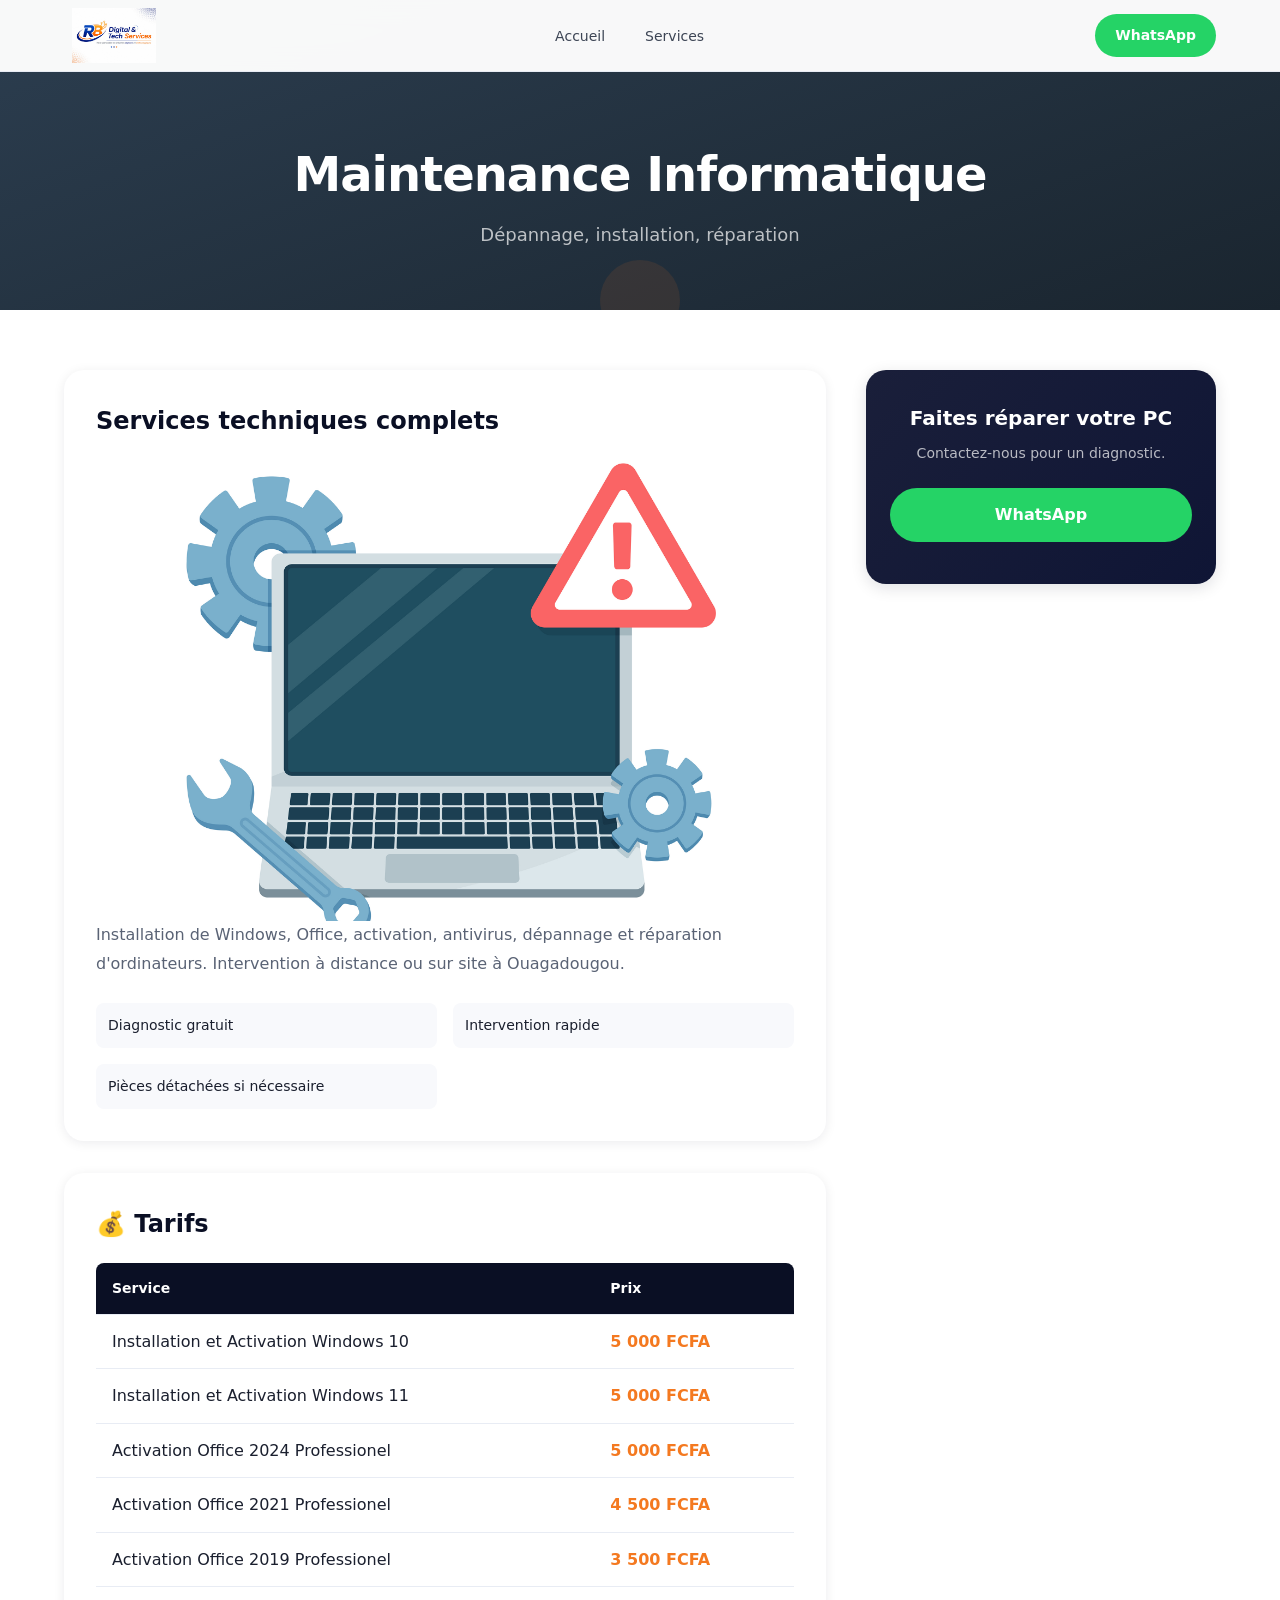
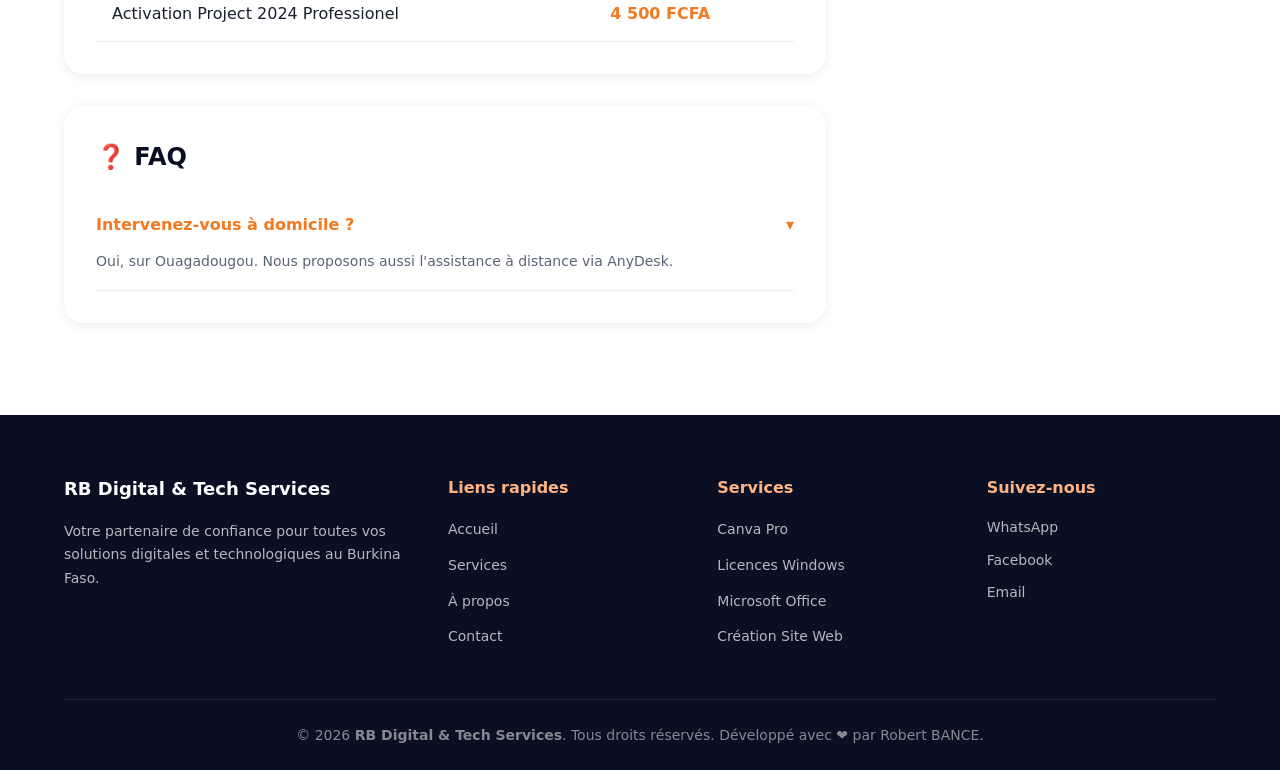
<file: services/maintenance-informatique.html>
<!DOCTYPE html>
<html lang="fr">
<head>
    <meta charset="UTF-8">
    <meta name="viewport" content="width=device-width, initial-scale=1.0">
    <meta name="description" content="Maintenance informatique : installation Windows, Office, antivirus, dépannage, réparation.">
    <title>Maintenance Informatique | RB Digital & Tech Services</title>
    <link rel="icon" href="../assets/images/logo.jpeg">
    <link rel="stylesheet" href="../assets/css/global-style.css">
    <link rel="stylesheet" href="../assets/css/services-style.css">
</head>
<body>
    <header class="main-navigation-header" id="main-header">
        <div class="header-container">
            <a href="../index.html" class="header-logo-link" aria-label="Accueil">
                <img src="../assets/images/logo.jpeg" alt="RB Digital & Tech Services" class="header-logo-img" width="140" height="42">
            </a>
            <nav class="header-desktop-nav"><ul class="header-nav-list"><li><a href="../index.html" class="nav-link">Accueil</a></li><li><a href="../index.html#services-section" class="nav-link">Services</a></li></ul></nav>
            <a href="https://wa.me/22605006789?text=Bonjour%20RB%20Digital%20%26%20Tech%20Services%2C%20j%27ai%20besoin%20de%20maintenance%20informatique." class="whatsapp-header-button" target="_blank" rel="noopener noreferrer">WhatsApp</a>
            <button class="mobile-menu-toggle" id="mobile-menu-toggle" aria-label="Menu"><span class="hamburger-line"></span><span class="hamburger-line"></span><span class="hamburger-line"></span></button>
        </div>
        <div class="mobile-menu-overlay" id="mobile-menu-overlay"><div class="mobile-menu-panel"><button class="mobile-menu-close" id="mobile-menu-close">✕</button><nav class="mobile-nav"><ul class="mobile-nav-list"><li><a href="../index.html" class="mobile-nav-link">Accueil</a></li></ul></nav></div></div>
    </header>

    <section class="service-banner" style="background: linear-gradient(160deg, #2C3E50, #1A252F);">
        <div class="service-banner-content"><span class="service-banner-icon" aria-hidden="true"></span><h1 class="service-banner-title">Maintenance Informatique</h1><p class="service-banner-subtitle">Dépannage, installation, réparation</p></div>
    </section>

    <div class="service-detail-container">
        <div class="service-detail-grid">
            <div class="service-main-column">
                <div class="service-description-section">
                    <h2>Services techniques complets</h2>
                    <div class="service-image-section">
                        <a href="../assets/images/maintenance-informatique.png" target="_blank" rel="noopener noreferrer">
                            <img src="../assets/images/maintenance-informatique.png" alt="Maintenance Informatique - Dépannage" class="service-image" loading="lazy">
                        </a>
                    </div>
                    <p>Installation de Windows, Office, activation, antivirus, dépannage et réparation d'ordinateurs. Intervention à distance ou sur site à Ouagadougou.</p>
                    <div class="service-advantages">
                        <div class="advantage-item"><span class="advantage-text">Diagnostic gratuit</span></div>
                        <div class="advantage-item"><span class="advantage-text">Intervention rapide</span></div>
                        <div class="advantage-item"><span class="advantage-text">Pièces détachées si nécessaire</span></div>
                    </div>
                </div>

                <div class="service-pricing-section">
                    <h2>💰 Tarifs</h2>
                    <div class="pricing-table-wrapper">
                        <table class="pricing-table">
                            <thead><tr><th>Service</th><th>Prix</th></tr></thead>
                            <tbody>
                                <tr><td>Installation et Activation Windows 10</td><td class="price-highlight">5 000 FCFA</td></tr>
                                <tr><td>Installation et Activation Windows 11</td><td class="price-highlight">5 000 FCFA</td></tr>
                                <tr><td>Activation Office 2024 Professionel</td><td class="price-highlight">5 000 FCFA</td></tr>
                                <tr><td>Activation Office 2021 Professionel</td><td class="price-highlight">4 500 FCFA</td></tr>
                                <tr><td>Activation Office 2019 Professionel</td><td class="price-highlight">3 500 FCFA</td></tr>
                                <tr><td>Activation Project 2024 Professionel</td><td class="price-highlight">4 500 FCFA</td></tr>
                                
                            </tbody>
                        </table>
                    </div>
                </div>

                <div class="service-faq-section">
                    <h2>❓ FAQ</h2>
                    <div class="faq-item active">
                        <div class="faq-question">Intervenez-vous à domicile ? <span>▾</span></div>
                        <div class="faq-answer">Oui, sur Ouagadougou. Nous proposons aussi l'assistance à distance via AnyDesk.</div>
                    </div>
                </div>
            </div>

            <aside class="service-sidebar">
                <div class="sidebar-cta-card">
                    <h3> Faites réparer votre PC</h3>
                    <p>Contactez-nous pour un diagnostic.</p>
                    <a href="https://wa.me/22605006789?text=Bonjour%20RB%20Digital%20%26%20Tech%20Services%2C%20je%20suis%20int%C3%A9ress%C3%A9%20par%20votre%20offre%20Maintenance%20Informatique." class="sidebar-whatsapp-button" target="_blank" rel="noopener noreferrer">WhatsApp</a>
                    </div>
            </aside>
        </div>
    </div>

    <!-- ==================== FOOTER ==================== -->
    <footer class="main-footer">
        <div class="footer-container">
            <div class="footer-grid">
                <!-- Colonne 1 : Entreprise -->
                <div class="footer-column">
                    <div class="footer-logo-wrapper">
                            
                            <span class="footer-logo-name">RB Digital & Tech Services</span>
                        </div>
                    <p class="footer-description">
                        Votre partenaire de confiance pour toutes vos solutions digitales et technologiques au Burkina Faso.
                    </p>
                </div>

                <!-- Colonne 2 : Liens rapides -->
                <div class="footer-column">
                    <h3 class="footer-column-title">Liens rapides</h3>
                    <ul class="footer-links-list">
                        <li><a href="index.html">Accueil</a></li>
                        <li><a href="#services-section">Services</a></li>
                        <li><a href="#about-section">À propos</a></li>
                        <li><a href="#contact-section">Contact</a></li>
                    </ul>
                </div>

                <!-- Colonne 3 : Services -->
                <div class="footer-column">
                    <h3 class="footer-column-title">Services</h3>
                    <ul class="footer-links-list">
                        <li><a href="services/canva-pro.html">Canva Pro</a></li>
                        <li><a href="services/windows-licence.html">Licences Windows</a></li>
                        <li><a href="services/office-licence.html">Microsoft Office</a></li>
                        <li><a href="services/creation-site-web.html">Création Site Web</a></li>
                    </ul>
                </div>

                <!-- Colonne 4 : Réseaux sociaux -->
                <div class="footer-column">
                    <h3 class="footer-column-title">Suivez-nous</h3>
                    <div class="footer-social-media-links">
                        <a href="https://wa.me/22605006789" class="social-link" target="_blank" rel="noopener noreferrer" aria-label="WhatsApp">
                            WhatsApp
                        </a>
                        <a href="https://facebook.com/" class="social-link" target="_blank" rel="noopener noreferrer" aria-label="Facebook">
                            Facebook
                        </a>
                        <a href="mailto:bancerobert6@gmail.com" class="social-link" aria-label="Email">
                            Email
                        </a>
                    </div>
                </div>
            </div>

            <!-- Barre copyright -->
            <div class="footer-copyright">
                <p>&copy; 2026 <strong>RB Digital & Tech Services</strong>. Tous droits réservés. Développé avec ❤️ par Robert BANCE.</p>
            </div>
        </div>
    </footer>

    <script src="../assets/js/main-navigation.js"></script>
    <script src="../assets/js/whatsapp-buttons.js"></script>
    <script src="../assets/js/animations-effects.js"></script>
</body>
</html>
</file>
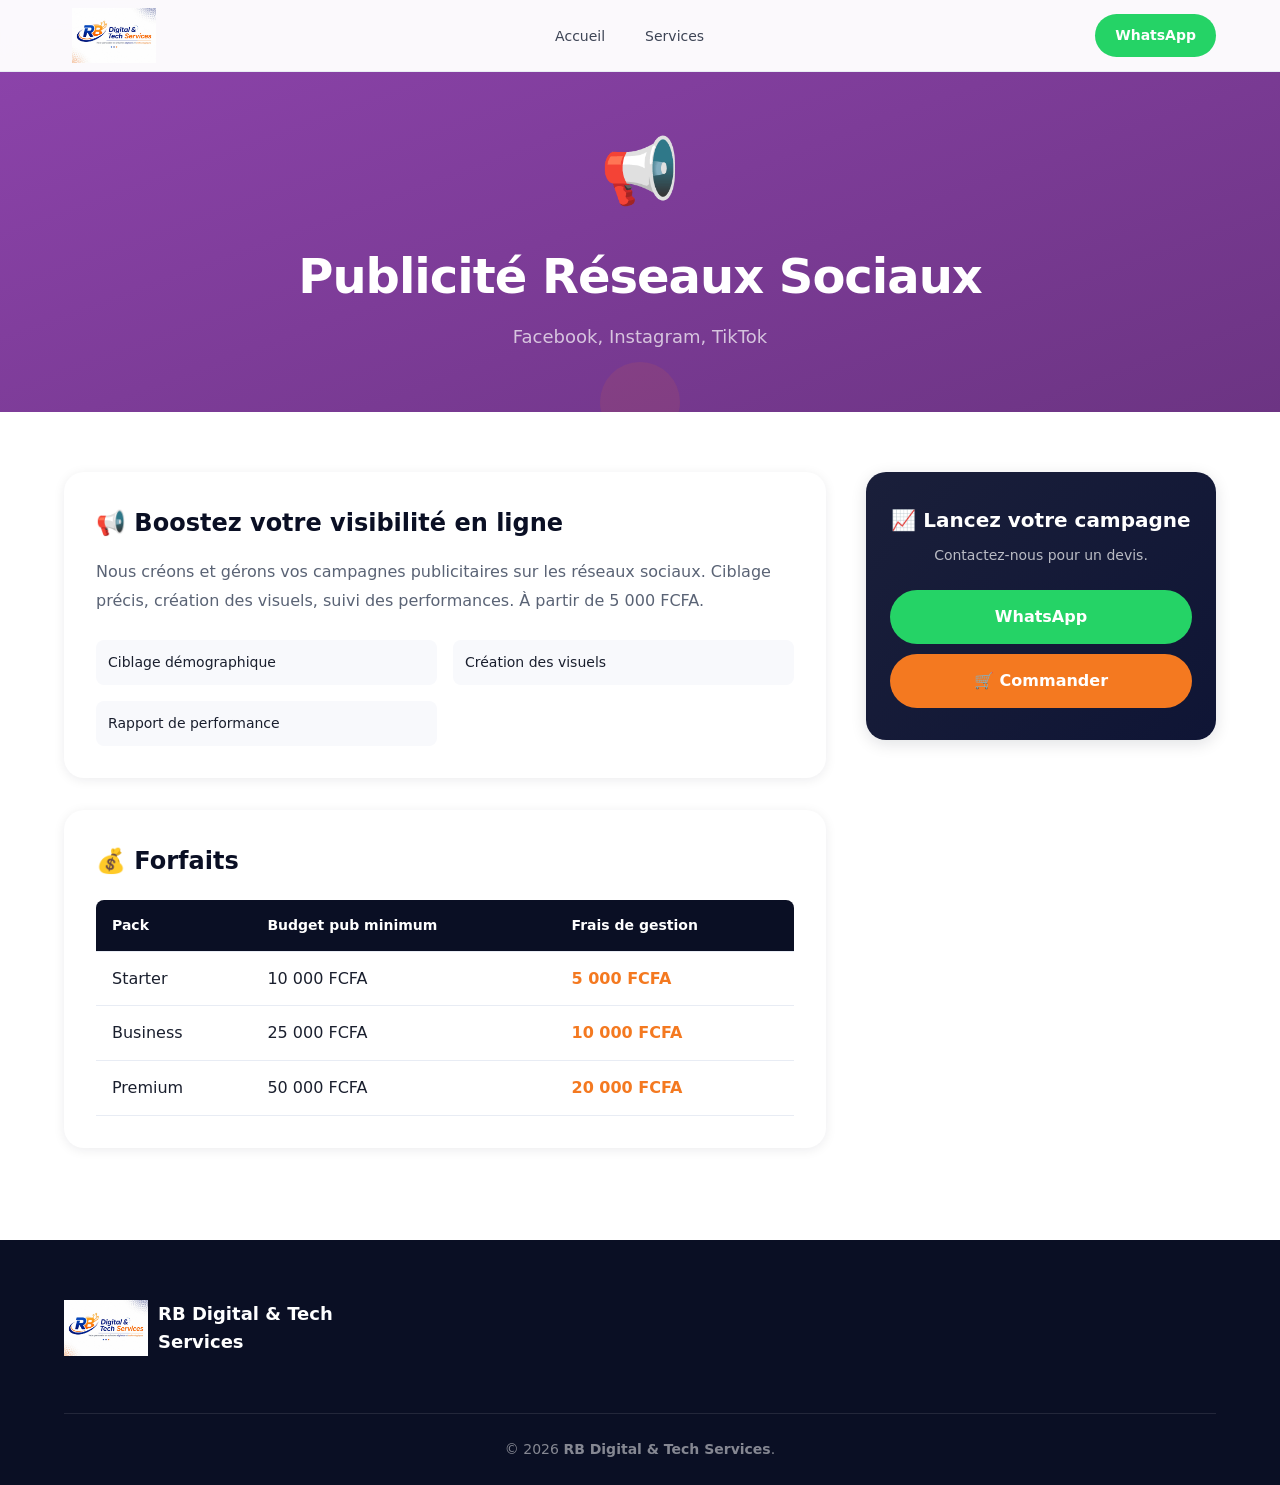
<file: services/publicite-reseaux.html>
<!DOCTYPE html>
<html lang="fr">
<head>
    <meta charset="UTF-8">
    <meta name="viewport" content="width=device-width, initial-scale=1.0">
    <meta name="description" content="Publicité sur les réseaux sociaux : Facebook, Instagram, TikTok. Boostez votre visibilité.">
    <title>Publicité Réseaux Sociaux | RB Digital & Tech Services</title>
    <link rel="icon" type="image/svg+xml" href="data:image/svg+xml,<svg xmlns='http://www.w3.org/2000/svg' viewBox='0 0 100 100'><text y='.9em' font-size='90'>📢</text></svg>">
    <link rel="stylesheet" href="../assets/css/global-style.css">
    <link rel="stylesheet" href="../assets/css/services-style.css">
</head>
<body>
    <header class="main-navigation-header" id="main-header">
        <div class="header-container">
            <a href="../index.html" class="header-logo-link" aria-label="Accueil">
                <img src="../assets/images/logo.jpeg" alt="RB Digital & Tech Services" class="header-logo-img" width="140" height="42">
            </a>
            <nav class="header-desktop-nav"><ul class="header-nav-list"><li><a href="../index.html" class="nav-link">Accueil</a></li><li><a href="../index.html#services-section" class="nav-link">Services</a></li></ul></nav>
            <a href="https://wa.me/22605006789?text=Bonjour%20RB%20Digital%20%26%20Tech%20Services%2C%20je%20veux%20de%20la%20publicit%C3%A9%20sur%20les%20r%C3%A9seaux." class="whatsapp-header-button" target="_blank" rel="noopener noreferrer">WhatsApp</a>
            <button class="mobile-menu-toggle" id="mobile-menu-toggle" aria-label="Menu"><span class="hamburger-line"></span><span class="hamburger-line"></span><span class="hamburger-line"></span></button>
        </div>
        <div class="mobile-menu-overlay" id="mobile-menu-overlay"><div class="mobile-menu-panel"><button class="mobile-menu-close" id="mobile-menu-close">✕</button><nav class="mobile-nav"><ul class="mobile-nav-list"><li><a href="../index.html" class="mobile-nav-link">🏠 Accueil</a></li></ul></nav></div></div>
    </header>

    <section class="service-banner" style="background: linear-gradient(160deg, #8E44AD, #6C3483);">
        <div class="service-banner-content"><span class="service-banner-icon">📢</span><h1 class="service-banner-title">Publicité Réseaux Sociaux</h1><p class="service-banner-subtitle">Facebook, Instagram, TikTok</p></div>
    </section>

    <div class="service-detail-container">
        <div class="service-detail-grid">
            <div class="service-main-column">
                <div class="service-description-section">
                    <h2>📢 Boostez votre visibilité en ligne</h2>
                    <p>Nous créons et gérons vos campagnes publicitaires sur les réseaux sociaux. Ciblage précis, création des visuels, suivi des performances. À partir de 5 000 FCFA.</p>
                    <div class="service-advantages">
                        <div class="advantage-item"><span class="advantage-text">Ciblage démographique</span></div>
                        <div class="advantage-item"><span class="advantage-text">Création des visuels</span></div>
                        <div class="advantage-item"><span class="advantage-text">Rapport de performance</span></div>
                    </div>
                </div>

                <div class="service-pricing-section">
                    <h2>💰 Forfaits</h2>
                    <div class="pricing-table-wrapper">
                        <table class="pricing-table">
                            <thead><tr><th>Pack</th><th>Budget pub minimum</th><th>Frais de gestion</th></tr></thead>
                            <tbody>
                                <tr><td>Starter</td><td>10 000 FCFA</td><td class="price-highlight">5 000 FCFA</td></tr>
                                <tr><td>Business</td><td>25 000 FCFA</td><td class="price-highlight">10 000 FCFA</td></tr>
                                <tr><td>Premium</td><td>50 000 FCFA</td><td class="price-highlight">20 000 FCFA</td></tr>
                            </tbody>
                        </table>
                    </div>
                </div>
            </div>

            <aside class="service-sidebar">
                <div class="sidebar-cta-card">
                    <h3>📈 Lancez votre campagne</h3>
                    <p>Contactez-nous pour un devis.</p>
                    <a href="https://wa.me/22605006789?text=Bonjour%20RB%20Digital%20%26%20Tech%20Services%2C%20je%20suis%20int%C3%A9ress%C3%A9%20par%20votre%20offre%20Publicit%C3%A9%20R%C3%A9seaux%20Sociaux." class="sidebar-whatsapp-button" target="_blank" rel="noopener noreferrer">WhatsApp</a>
                    <a href="#" class="sidebar-order-button">🛒 Commander</a>
                </div>
            </aside>
        </div>
    </div>

    <footer class="main-footer">
        <div class="footer-container">
            <div class="footer-grid"><div class="footer-column"><div class="footer-logo-wrapper"><img src="../assets/images/logo.jpeg" alt="RB Digital & Tech Services" class="footer-logo-img" width="160" height="48"><span class="footer-logo-name">RB Digital & Tech Services</span></div></div></div>
            <div class="footer-copyright"><p>&copy; 2026 <strong>RB Digital & Tech Services</strong>.</p></div>
        </div>
    </footer>

    <script src="../assets/js/main-navigation.js"></script>
    <script src="../assets/js/whatsapp-buttons.js"></script>
    <script src="../assets/js/animations-effects.js"></script>
</body>
</html>
</file>
<file: assets/css/global-style.css>
/* ============================================================
   GLOBAL-STYLE.CSS
   Styles globaux pour tout le site RB Digital & Tech Services
   Palette : Bleu foncé (#0A0F24 / #1A1F3A), Blanc (#FFFFFF),
            Orange (#F47920)
   ============================================================ */

/* ----- VARIABLES CSS CENTRALISÉES ----- */
:root {
    /* Palette principale */
    --color-primary: #1A1F3A;
    --color-primary-dark: #0A0F24;
    --color-primary-light: #25305C;
    --color-accent: #F47920;
    --color-accent-hover: #E06810;
    --color-accent-light: #FFB380;
    --color-white: #FFFFFF;
    --color-off-white: #F8F9FC;
    --color-light-gray: #E8ECF4;
    --color-medium-gray: #8B95A5;
    --color-dark-gray: #3D4555;
    --color-text: #1A1F2E;
    --color-text-light: #5A6375;

    /* Ombres */
    --shadow-small: 0 2px 8px rgba(10, 15, 36, 0.08);
    --shadow-medium: 0 4px 16px rgba(10, 15, 36, 0.12);
    --shadow-large: 0 8px 32px rgba(10, 15, 36, 0.16);
    --shadow-card: 0 2px 12px rgba(10, 15, 36, 0.08);
    --shadow-card-hover: 0 8px 28px rgba(10, 15, 36, 0.15);

    /* Bordures */
    --border-radius-sm: 8px;
    --border-radius-md: 12px;
    --border-radius-lg: 20px;
    --border-radius-xl: 28px;

    /* Transitions */
    --transition-fast: 0.2s ease;
    --transition-normal: 0.3s ease;
    --transition-slow: 0.5s ease;

    /* Typographie */
    --font-primary: 'Segoe UI', system-ui, -apple-system, sans-serif;
    --font-size-xs: 0.75rem;
    --font-size-sm: 0.875rem;
    --font-size-base: 1rem;
    --font-size-lg: 1.125rem;
    --font-size-xl: 1.25rem;
    --font-size-2xl: 1.5rem;
    --font-size-3xl: 2rem;
    --font-size-4xl: 2.5rem;
    --font-size-5xl: 3rem;

    /* Layout */
    --max-width: 1200px;
    --header-height: 72px;
}

/* ----- RESET & BASE ----- */
*,
*::before,
*::after {
    margin: 0;
    padding: 0;
    box-sizing: border-box;
}

html {
    scroll-behavior: smooth;
    font-size: 16px;
    -webkit-text-size-adjust: 100%;
}

body {
    font-family: var(--font-primary);
    color: var(--color-text);
    background-color: var(--color-white);
    line-height: 1.6;
    overflow-x: hidden;
    -webkit-font-smoothing: antialiased;
    -moz-osx-font-smoothing: grayscale;
}

img {
    max-width: 100%;
    height: auto;
    display: block;
}

a {
    text-decoration: none;
    color: inherit;
    transition: color var(--transition-fast);
}

ul,
ol {
    list-style: none;
}

button {
    cursor: pointer;
    border: none;
    background: none;
    font-family: inherit;
    font-size: inherit;
}

/* ----- UTILITAIRES ----- */
.section-container {
    max-width: var(--max-width);
    margin: 0 auto;
    padding: 0 24px;
}

.section-header {
    text-align: center;
    margin-bottom: 48px;
}

.section-badge {
    display: inline-block;
    background-color: rgba(244, 121, 32, 0.1);
    color: var(--color-accent);
    padding: 6px 16px;
    border-radius: 50px;
    font-size: var(--font-size-sm);
    font-weight: 600;
    letter-spacing: 0.5px;
    margin-bottom: 16px;
}

.section-title {
    font-size: var(--font-size-4xl);
    font-weight: 800;
    color: var(--color-primary-dark);
    margin-bottom: 12px;
    line-height: 1.2;
}

.section-subtitle {
    font-size: var(--font-size-lg);
    color: var(--color-text-light);
    max-width: 600px;
    margin: 0 auto;
}

.highlight-text {
    color: var(--color-accent);
    position: relative;
}

/* ----- HEADER / NAVIGATION ----- */
.main-navigation-header {
    position: fixed;
    top: 0;
    left: 0;
    right: 0;
    z-index: 1000;
    background-color: rgba(255, 255, 255, 0.97);
    backdrop-filter: blur(12px);
    -webkit-backdrop-filter: blur(12px);
    border-bottom: 1px solid var(--color-light-gray);
    height: var(--header-height);
    transition: box-shadow var(--transition-normal);
}

.main-navigation-header.header-scrolled {
    box-shadow: var(--shadow-medium);
}

.header-container {
    max-width: var(--max-width);
    margin: 0 auto;
    padding: 0 24px;
    height: 100%;
    display: flex;
    align-items: center;
    justify-content: space-between;
    gap: 24px;
}

/* Reserve space for fixed header so page content doesn't jump under it */
main {
    padding-top: calc(var(--header-height) + 12px);
}

/* Logo */
.header-logo-link {
    display: flex;
    align-items: center;
    flex-shrink: 0;
}

/* Image logo adjustments to prevent overflow */
.header-logo-img {
    display: block;
    width: auto;
    max-height: calc(var(--header-height) - 16px);
    object-fit: contain;
}

.footer-logo-img {
    display: block;
    width: auto;
    max-height: 56px;
    object-fit: contain;
}

/* Add breathing space around logo and ensure it scales on small screens */
.header-logo-link {
    padding: 6px 8px;
    border-radius: 8px;
}

/* Limit logo width so it doesn't push other header items */
.header-logo-img {
    max-width: 220px;
    background: transparent;
}

@media (max-width: 1024px) {
    .header-logo-img {
        max-width: 180px;
        max-height: calc(var(--header-height) - 12px);
    }
}

@media (max-width: 768px) {
    .header-logo-img {
        max-width: 140px;
        max-height: calc(var(--header-height) - 8px);
    }
    .header-logo-link {
        padding: 4px 6px;
    }
}

.header-logo-wrapper {
    display: flex;
    align-items: center;
    gap: 10px;
}

.header-logo-icon {
    font-size: 2rem;
    line-height: 1;
}

.header-logo-text {
    display: flex;
    flex-direction: column;
    line-height: 1.2;
}

.header-logo-name {
    font-weight: 800;
    font-size: var(--font-size-lg);
    color: var(--color-primary-dark);
    letter-spacing: -0.5px;
}

.header-logo-subtitle {
    font-size: var(--font-size-xs);
    color: var(--color-accent);
    font-weight: 600;
    letter-spacing: 1px;
    text-transform: uppercase;
}

/* Navigation desktop */
.header-desktop-nav {
    display: flex;
}

.header-nav-list {
    display: flex;
    align-items: center;
    gap: 8px;
}

.nav-link {
    padding: 8px 16px;
    border-radius: var(--border-radius-sm);
    font-weight: 500;
    font-size: var(--font-size-sm);
    color: var(--color-dark-gray);
    transition: all var(--transition-fast);
}

.nav-link:hover,
.nav-link.active-link {
    color: var(--color-accent);
    background-color: rgba(244, 121, 32, 0.06);
}

/* Dropdown */
.nav-dropdown {
    position: relative;
}

.dropdown-arrow {
    font-size: 0.7rem;
    margin-left: 4px;
}

.dropdown-menu {
    position: absolute;
    top: 100%;
    left: 0;
    background: var(--color-white);
    border-radius: var(--border-radius-md);
    box-shadow: var(--shadow-large);
    padding: 8px 0;
    min-width: 220px;
    opacity: 0;
    visibility: hidden;
    transform: translateY(-8px);
    transition: all var(--transition-normal);
    z-index: 100;
}

.nav-dropdown:hover .dropdown-menu {
    opacity: 1;
    visibility: visible;
    transform: translateY(0);
}

.dropdown-menu li a {
    display: block;
    padding: 10px 20px;
    font-size: var(--font-size-sm);
    color: var(--color-text);
    transition: all var(--transition-fast);
}

.dropdown-menu li a:hover {
    background-color: var(--color-off-white);
    color: var(--color-accent);
}

/* Bouton WhatsApp header */
.whatsapp-header-button {
    display: flex;
    align-items: center;
    gap: 8px;
    padding: 10px 20px;
    background-color: #25D366;
    color: var(--color-white);
    border-radius: 50px;
    font-weight: 600;
    font-size: var(--font-size-sm);
    transition: all var(--transition-normal);
    white-space: nowrap;
    flex-shrink: 0;
}

.whatsapp-header-button:hover {
    background-color: #1FB855;
    transform: translateY(-2px);
    box-shadow: 0 4px 12px rgba(37, 211, 102, 0.35);
}

/* Menu hamburger mobile */
.mobile-menu-toggle {
    display: none;
    flex-direction: column;
    gap: 6px;
    padding: 8px;
    z-index: 1001;
}

.hamburger-line {
    display: block;
    width: 26px;
    height: 2.5px;
    background-color: var(--color-primary-dark);
    border-radius: 2px;
    transition: all var(--transition-normal);
}

/* Overlay menu mobile */
.mobile-menu-overlay {
    display: none;
    position: fixed;
    top: 0;
    left: 0;
    right: 0;
    bottom: 0;
    background-color: rgba(10, 15, 36, 0.6);
    z-index: 999;
    opacity: 0;
    transition: opacity var(--transition-normal);
}

.mobile-menu-overlay.menu-active {
    display: block;
    opacity: 1;
}

.mobile-menu-panel {
    position: fixed;
    top: 0;
    right: -320px;
    width: 300px;
    max-width: 85vw;
    height: 100vh;
    background: var(--color-white);
    padding: 24px;
    overflow-y: auto;
    transition: right var(--transition-normal);
    z-index: 1000;
    box-shadow: var(--shadow-large);
}

.mobile-menu-overlay.menu-active .mobile-menu-panel {
    right: 0;
}

.mobile-menu-close {
    display: block;
    margin-left: auto;
    font-size: 1.5rem;
    color: var(--color-dark-gray);
    padding: 8px;
}

.mobile-nav-list {
    margin-top: 16px;
}

.mobile-nav-link {
    display: block;
    padding: 14px 8px;
    font-size: var(--font-size-base);
    font-weight: 500;
    color: var(--color-text);
    border-bottom: 1px solid var(--color-light-gray);
    transition: color var(--transition-fast);
}

.mobile-nav-link:hover {
    color: var(--color-accent);
}

.mobile-whatsapp-button {
    display: block;
    margin-top: 24px;
    padding: 14px;
    background-color: #25D366;
    color: var(--color-white);
    text-align: center;
    border-radius: 50px;
    font-weight: 600;
}

/* ----- FOOTER ----- */
.main-footer {
    background-color: var(--color-primary-dark);
    color: var(--color-white);
    padding: 60px 0 0;
}

.footer-container {
    max-width: var(--max-width);
    margin: 0 auto;
    padding: 0 24px;
}

.footer-grid {
    display: grid;
    grid-template-columns: 1.5fr 1fr 1fr 1fr;
    gap: 40px;
    padding-bottom: 40px;
    border-bottom: 1px solid rgba(255, 255, 255, 0.1);
}

.footer-logo-wrapper {
    display: flex;
    align-items: center;
    gap: 10px;
    margin-bottom: 16px;
}

.footer-logo-icon {
    font-size: 2rem;
}

.footer-logo-name {
    font-weight: 700;
    font-size: var(--font-size-lg);
}

.footer-description {
    color: rgba(255, 255, 255, 0.7);
    font-size: var(--font-size-sm);
    line-height: 1.7;
}

.footer-column-title {
    font-size: var(--font-size-base);
    font-weight: 700;
    margin-bottom: 16px;
    color: var(--color-accent-light);
}

.footer-links-list li {
    margin-bottom: 10px;
}

.footer-links-list a {
    color: rgba(255, 255, 255, 0.7);
    font-size: var(--font-size-sm);
    transition: color var(--transition-fast);
}

.footer-links-list a:hover {
    color: var(--color-accent);
}

.footer-social-media-links {
    display: flex;
    flex-direction: column;
    gap: 10px;
}

.social-link {
    display: flex;
    align-items: center;
    gap: 8px;
    color: rgba(255, 255, 255, 0.7);
    font-size: var(--font-size-sm);
    transition: color var(--transition-fast);
}

.social-link:hover {
    color: var(--color-accent);
}

.footer-copyright {
    text-align: center;
    padding: 24px 0;
    font-size: var(--font-size-sm);
    color: rgba(255, 255, 255, 0.5);
}

/* ----- RESPONSIVE GLOBAL ----- */
@media (max-width: 1024px) {
    .footer-grid {
        grid-template-columns: 1fr 1fr;
    }
}

@media (max-width: 768px) {
    :root {
        --header-height: 64px;
        --font-size-4xl: 2rem;
        --font-size-5xl: 2.2rem;
    }

    .header-desktop-nav {
        display: none;
    }

    .whatsapp-header-button .whatsapp-text {
        display: none;
    }

    .whatsapp-header-button {
        padding: 10px 14px;
        border-radius: 50%;
        aspect-ratio: 1;
    }

    .mobile-menu-toggle {
        display: flex;
    }

    .footer-grid {
        grid-template-columns: 1fr;
        gap: 32px;
    }

    .section-container {
        padding: 0 16px;
    }
}

@media (max-width: 480px) {
    :root {
        --font-size-4xl: 1.6rem;
        --font-size-5xl: 1.8rem;
    }
}
</file>
<file: assets/css/homepage-style.css>
/* ============================================================
   HOMEPAGE-STYLE.CSS
   Styles spécifiques à la page d'accueil
   ============================================================ */

/* ----- HERO SECTION ----- */
.main-hero-section {
    position: relative;
    background: linear-gradient(160deg, #0A0F24 0%, #1A1F3A 40%, #0F1535 100%);
    color: var(--color-white);
    padding: 100px 0 80px;
    overflow: hidden;
}

.hero-container {
    max-width: var(--max-width);
    margin: 0 auto;
    padding: 0 24px;
    display: grid;
    grid-template-columns: 1fr 1fr;
    gap: 48px;
    align-items: center;
}

.hero-content {
    animation: fadeInUp 0.8s ease forwards;
}

.hero-badge {
    display: inline-block;
    background: rgba(244, 121, 32, 0.15);
    color: var(--color-accent-light);
    padding: 8px 18px;
    border-radius: 50px;
    font-size: var(--font-size-sm);
    font-weight: 600;
    margin-bottom: 20px;
    border: 1px solid rgba(244, 121, 32, 0.25);
}

.hero-main-title {
    font-size: var(--font-size-5xl);
    font-weight: 900;
    line-height: 1.15;
    margin-bottom: 12px;
    letter-spacing: -1px;
}

.hero-highlight {
    color: var(--color-accent);
}

.hero-slogan {
    font-size: var(--font-size-xl);
    color: rgba(255, 255, 255, 0.85);
    font-weight: 500;
    margin-bottom: 16px;
}

.hero-description {
    font-size: var(--font-size-base);
    color: rgba(255, 255, 255, 0.65);
    line-height: 1.8;
    margin-bottom: 32px;
    max-width: 480px;
}

.hero-buttons-group {
    display: flex;
    gap: 16px;
    flex-wrap: wrap;
    margin-bottom: 32px;
}

.hero-primary-button,
.hero-whatsapp-button {
    display: inline-flex;
    align-items: center;
    gap: 8px;
    padding: 14px 28px;
    border-radius: 50px;
    font-weight: 600;
    font-size: var(--font-size-base);
    transition: all var(--transition-normal);
}

.hero-primary-button {
    background: var(--color-accent);
    color: var(--color-white);
}

.hero-primary-button:hover {
    background: var(--color-accent-hover);
    transform: translateY(-3px);
    box-shadow: 0 8px 24px rgba(244, 121, 32, 0.4);
}

.hero-whatsapp-button {
    background: transparent;
    color: var(--color-white);
    border: 2px solid rgba(255, 255, 255, 0.3);
}

.hero-whatsapp-button:hover {
    border-color: #25D366;
    background: rgba(37, 211, 102, 0.1);
    transform: translateY(-3px);
}

/* Indicateurs de confiance */
.hero-trust-indicators {
    display: flex;
    gap: 24px;
    flex-wrap: wrap;
}

.trust-item {
    display: flex;
    align-items: center;
    gap: 6px;
    font-size: var(--font-size-sm);
    color: rgba(255, 255, 255, 0.7);
}

.trust-icon {
    font-size: 1rem;
}

/* Image hero */
.hero-image-wrapper {
    display: flex;
    justify-content: center;
    align-items: center;
    animation: fadeInRight 0.8s ease forwards;
}

.hero-image-container {
    width: 100%;
    max-width: 420px;
}

.hero-illustration {
    width: 100%;
    height: auto;
}

/* Vague décorative */
.hero-wave-divider {
    position: absolute;
    bottom: -2px;
    left: 0;
    right: 0;
    line-height: 0;
}

.hero-wave-divider svg {
    width: 100%;
    height: 80px;
}

/* ----- SERVICES SECTION ----- */
.services-section {
    padding: 80px 0;
    background-color: var(--color-off-white);
}

.services-grid {
    display: grid;
    grid-template-columns: repeat(auto-fill, minmax(320px, 1fr));
    gap: 28px;
}

/* Cartes de service */
.service-product-card {
    background: var(--color-white);
    border-radius: var(--border-radius-lg);
    overflow: hidden;
    box-shadow: var(--shadow-card);
    transition: all var(--transition-normal);
    border: 1px solid var(--color-light-gray);
}

.service-product-card:hover {
    transform: translateY(-6px);
    box-shadow: var(--shadow-card-hover);
    border-color: transparent;
}

.service-card-image-wrapper {
    position: relative;
    height: 200px;
    overflow: hidden;
}

.service-card-image {
    width: 100%;
    height: 100%;
    display: flex;
    align-items: center;
    justify-content: center;
    transition: transform var(--transition-slow);
}

.service-product-card:hover .service-card-image {
    transform: scale(1.05);
}

.service-card-emoji {
    font-size: 4rem;
    filter: drop-shadow(0 4px 8px rgba(0, 0, 0, 0.2));
}

.service-card-badge {
    position: absolute;
    top: 16px;
    right: 16px;
    background: var(--color-accent);
    color: var(--color-white);
    padding: 4px 12px;
    border-radius: 50px;
    font-size: var(--font-size-xs);
    font-weight: 700;
    letter-spacing: 0.5px;
}

.service-card-content {
    padding: 24px;
}

.service-card-title {
    font-size: var(--font-size-xl);
    font-weight: 700;
    color: var(--color-primary-dark);
    margin-bottom: 8px;
}

.service-card-description {
    font-size: var(--font-size-sm);
    color: var(--color-text-light);
    line-height: 1.6;
    margin-bottom: 20px;
}

.service-card-footer {
    display: flex;
    align-items: center;
    justify-content: space-between;
    padding-top: 16px;
    border-top: 1px solid var(--color-light-gray);
}

.service-price-tag {
    font-size: var(--font-size-sm);
    color: var(--color-text-light);
}

.service-price-tag strong {
    color: var(--color-accent);
    font-size: var(--font-size-base);
}

.service-detail-button {
    padding: 8px 16px;
    background: var(--color-primary);
    color: var(--color-white);
    border-radius: 50px;
    font-size: var(--font-size-sm);
    font-weight: 600;
    transition: all var(--transition-fast);
}

.service-detail-button:hover {
    background: var(--color-accent);
}

/* ----- ABOUT SECTION ----- */
.about-section {
    padding: 80px 0;
    background: var(--color-white);
}

.about-grid {
    display: grid;
    grid-template-columns: 1fr 1fr;
    gap: 60px;
    align-items: center;
}

.about-image-wrapper {
    display: flex;
    justify-content: center;
}

.about-image-placeholder {
    width: 300px;
    height: 300px;
    background: linear-gradient(135deg, #1A1F3A, #25305C);
    border-radius: var(--border-radius-xl);
    display: flex;
    flex-direction: column;
    align-items: center;
    justify-content: center;
    box-shadow: var(--shadow-large);
}

.about-large-emoji {
    font-size: 5rem;
}

.about-image-label {
    color: var(--color-white);
    font-weight: 600;
    margin-top: 8px;
    font-size: var(--font-size-sm);
}

.about-text {
    font-size: var(--font-size-base);
    color: var(--color-text-light);
    line-height: 1.8;
    margin-bottom: 16px;
}

.about-stats {
    display: flex;
    gap: 32px;
    margin-top: 24px;
    flex-wrap: wrap;
}

.about-stat-item {
    text-align: center;
}

.stat-number {
    display: block;
    font-size: var(--font-size-3xl);
    font-weight: 800;
    color: var(--color-accent);
}

.stat-label {
    font-size: var(--font-size-sm);
    color: var(--color-text-light);
}

/* ----- WHY US SECTION ----- */
.why-us-section {
    padding: 80px 0;
    background: var(--color-off-white);
}

.why-us-grid {
    display: grid;
    grid-template-columns: repeat(auto-fill, minmax(200px, 1fr));
    gap: 24px;
}

.why-us-card {
    background: var(--color-white);
    padding: 32px 24px;
    border-radius: var(--border-radius-lg);
    text-align: center;
    box-shadow: var(--shadow-card);
    transition: all var(--transition-normal);
    border: 1px solid transparent;
}

.why-us-card:hover {
    transform: translateY(-4px);
    box-shadow: var(--shadow-card-hover);
    border-color: var(--color-accent);
}

.why-us-icon {
    font-size: 2.5rem;
    display: block;
    margin-bottom: 16px;
}

.why-us-title {
    font-size: var(--font-size-lg);
    font-weight: 700;
    margin-bottom: 8px;
    color: var(--color-primary-dark);
}

.why-us-description {
    font-size: var(--font-size-sm);
    color: var(--color-text-light);
    line-height: 1.6;
}

/* ----- CONTACT CTA SECTION ----- */
.quick-contact-section {
    padding: 80px 0;
}

.contact-cta-card {
    background: linear-gradient(135deg, #1A1F3A, #0F1535);
    border-radius: var(--border-radius-xl);
    padding: 60px 40px;
    text-align: center;
    box-shadow: var(--shadow-large);
}

.section-badge-light {
    background: rgba(255, 255, 255, 0.15);
    color: var(--color-white);
}

.contact-cta-title {
    font-size: var(--font-size-4xl);
    font-weight: 800;
    color: var(--color-white);
    margin-bottom: 12px;
}

.contact-cta-text {
    color: rgba(255, 255, 255, 0.7);
    font-size: var(--font-size-lg);
    margin-bottom: 32px;
    max-width: 500px;
    margin-left: auto;
    margin-right: auto;
}

.contact-cta-buttons {
    display: flex;
    flex-direction: column;
    align-items: center;
    gap: 12px;
    max-width: 400px;
    margin: 0 auto;
}

.contact-whatsapp-button,
.contact-email-button,
.contact-phone-button {
    display: flex;
    align-items: center;
    gap: 10px;
    padding: 14px 24px;
    border-radius: 50px;
    font-weight: 600;
    width: 100%;
    justify-content: center;
    transition: all var(--transition-normal);
}

.contact-whatsapp-button {
    background: #25D366;
    color: var(--color-white);
}

.contact-whatsapp-button:hover {
    background: #1FB855;
    transform: scale(1.03);
}

.contact-email-button {
    background: var(--color-white);
    color: var(--color-primary-dark);
}

.contact-email-button:hover {
    transform: scale(1.03);
}

.contact-phone-button {
    background: transparent;
    color: var(--color-white);
    border: 2px solid rgba(255, 255, 255, 0.3);
}

.contact-phone-button:hover {
    border-color: var(--color-accent);
    transform: scale(1.03);
}

/* ----- KEYFRAMES ----- */
@keyframes fadeInUp {
    from {
        opacity: 0;
        transform: translateY(30px);
    }
    to {
        opacity: 1;
        transform: translateY(0);
    }
}

@keyframes fadeInRight {
    from {
        opacity: 0;
        transform: translateX(30px);
    }
    to {
        opacity: 1;
        transform: translateX(0);
    }
}

/* ----- RESPONSIVE HOMEPAGE ----- */
@media (max-width: 1024px) {
    .hero-container {
        grid-template-columns: 1fr;
        text-align: center;
    }

    .hero-description {
        max-width: 100%;
        margin-left: auto;
        margin-right: auto;
    }

    .hero-buttons-group {
        justify-content: center;
    }

    .hero-trust-indicators {
        justify-content: center;
    }

    .hero-image-wrapper {
        order: -1;
    }

    .hero-image-container {
        max-width: 300px;
    }

    .about-grid {
        grid-template-columns: 1fr;
        text-align: center;
    }

    .about-stats {
        justify-content: center;
    }

    .about-image-placeholder {
        width: 200px;
        height: 200px;
    }

    .about-large-emoji {
        font-size: 3.5rem;
    }
}

@media (max-width: 768px) {
    .main-hero-section {
        padding: 120px 0 60px;
    }

    .services-grid {
        grid-template-columns: 1fr;
        max-width: 450px;
        margin: 0 auto;
    }

    .why-us-grid {
        grid-template-columns: 1fr 1fr;
    }

    .contact-cta-card {
        padding: 40px 20px;
    }
}

@media (max-width: 480px) {
    .why-us-grid {
        grid-template-columns: 1fr;
    }

    .hero-buttons-group {
        flex-direction: column;
    }

    .hero-primary-button,
    .hero-whatsapp-button {
        justify-content: center;
    }

    .about-stats {
        flex-direction: column;
        gap: 16px;
    }
}
</file>
<file: assets/css/services-style.css>
/* ============================================================
   SERVICES-STYLE.CSS
   Styles pour les pages individuelles de chaque service
   ============================================================ */

/* ----- BANNIÈRE DE SERVICE ----- */
.service-banner {
    position: relative;
    background: linear-gradient(160deg, #0A0F24 0%, #1A1F3A 50%, #0F1535 100%);
    color: var(--color-white);
    padding: 120px 0 60px;
    text-align: center;
    overflow: hidden;
}

.service-banner::after {
    content: '';
    position: absolute;
    bottom: -30px;
    left: 50%;
    transform: translateX(-50%);
    width: 80px;
    height: 80px;
    background: var(--color-accent);
    border-radius: 50%;
    opacity: 0.1;
}

.service-banner-content {
    max-width: var(--max-width);
    margin: 0 auto;
    padding: 0 24px;
    position: relative;
    z-index: 1;
}

.service-banner-icon {
    font-size: 4rem;
    display: block;
    margin-bottom: 16px;
}

.service-banner-title {
    font-size: var(--font-size-5xl);
    font-weight: 900;
    margin-bottom: 8px;
    letter-spacing: -1px;
}

.service-banner-subtitle {
    font-size: var(--font-size-lg);
    color: rgba(255, 255, 255, 0.7);
}

/* ----- CONTENU PRINCIPAL DU SERVICE ----- */
.service-detail-container {
    max-width: var(--max-width);
    margin: 0 auto;
    padding: 60px 24px;
}

/* Grille : détails + sidebar */
.service-detail-grid {
    display: grid;
    grid-template-columns: 1fr 350px;
    gap: 40px;
}

/* Colonne principale */
.service-main-column {
    min-width: 0;
}

.service-description-section {
    background: var(--color-white);
    border-radius: var(--border-radius-lg);
    padding: 32px;
    box-shadow: var(--shadow-card);
    margin-bottom: 32px;
}

.service-description-section h2 {
    font-size: var(--font-size-2xl);
    font-weight: 700;
    color: var(--color-primary-dark);
    margin-bottom: 16px;
}

.service-description-section p {
    font-size: var(--font-size-base);
    color: var(--color-text-light);
    line-height: 1.8;
}

/* Avantages */
.service-advantages {
    display: grid;
    grid-template-columns: 1fr 1fr;
    gap: 16px;
    margin-top: 24px;
}

.advantage-item {
    display: flex;
    align-items: flex-start;
    gap: 10px;
    padding: 12px;
    background: var(--color-off-white);
    border-radius: var(--border-radius-sm);
}

.advantage-icon {
    font-size: 1.2rem;
    flex-shrink: 0;
}

.advantage-text {
    font-size: var(--font-size-sm);
    color: var(--color-text);
    line-height: 1.5;
}

/* Tableau des prix */
.service-pricing-section {
    background: var(--color-white);
    border-radius: var(--border-radius-lg);
    padding: 32px;
    box-shadow: var(--shadow-card);
    margin-bottom: 32px;
}

.service-pricing-section h2 {
    font-size: var(--font-size-2xl);
    font-weight: 700;
    color: var(--color-primary-dark);
    margin-bottom: 20px;
}

.pricing-table {
    width: 100%;
    border-collapse: collapse;
}

.pricing-table th,
.pricing-table td {
    padding: 14px 16px;
    text-align: left;
    border-bottom: 1px solid var(--color-light-gray);
}

.pricing-table th {
    background: var(--color-primary-dark);
    color: var(--color-white);
    font-weight: 600;
    font-size: var(--font-size-sm);
}

.pricing-table th:first-child {
    border-radius: var(--border-radius-sm) 0 0 0;
}

.pricing-table th:last-child {
    border-radius: 0 var(--border-radius-sm) 0 0;
}

.pricing-table tr:hover td {
    background: var(--color-off-white);
}

.pricing-table .price-highlight {
    font-weight: 700;
    color: var(--color-accent);
}

/* FAQ */
.service-faq-section {
    background: var(--color-white);
    border-radius: var(--border-radius-lg);
    padding: 32px;
    box-shadow: var(--shadow-card);
    margin-bottom: 32px;
}

.service-faq-section h2 {
    font-size: var(--font-size-2xl);
    font-weight: 700;
    color: var(--color-primary-dark);
    margin-bottom: 20px;
}

.faq-item {
    border-bottom: 1px solid var(--color-light-gray);
    padding: 16px 0;
}

.faq-question {
    font-weight: 600;
    color: var(--color-primary-dark);
    cursor: pointer;
    display: flex;
    justify-content: space-between;
    align-items: center;
    font-size: var(--font-size-base);
}

.faq-answer {
    padding-top: 12px;
    color: var(--color-text-light);
    font-size: var(--font-size-sm);
    line-height: 1.7;
    display: none;
}

.faq-item.active .faq-answer {
    display: block;
}

.faq-item.active .faq-question {
    color: var(--color-accent);
}

/* Témoignages */
.service-testimonials {
    background: var(--color-white);
    border-radius: var(--border-radius-lg);
    padding: 32px;
    box-shadow: var(--shadow-card);
}

.service-testimonials h2 {
    font-size: var(--font-size-2xl);
    font-weight: 700;
    color: var(--color-primary-dark);
    margin-bottom: 20px;
}

.testimonial-card {
    background: var(--color-off-white);
    padding: 20px;
    border-radius: var(--border-radius-md);
    margin-bottom: 16px;
    border-left: 4px solid var(--color-accent);
}

.testimonial-text {
    font-size: var(--font-size-sm);
    color: var(--color-text);
    font-style: italic;
    line-height: 1.7;
}

.testimonial-author {
    margin-top: 10px;
    font-weight: 600;
    font-size: var(--font-size-sm);
    color: var(--color-primary-dark);
}

/* ----- SIDEBAR ----- */
.service-sidebar {
    position: sticky;
    top: 90px;
    align-self: start;
}

.sidebar-cta-card {
    background: linear-gradient(135deg, #1A1F3A, #0F1535);
    color: var(--color-white);
    border-radius: var(--border-radius-lg);
    padding: 32px 24px;
    text-align: center;
    box-shadow: var(--shadow-medium);
}

.sidebar-cta-card h3 {
    font-size: var(--font-size-xl);
    margin-bottom: 8px;
}

.sidebar-cta-card p {
    font-size: var(--font-size-sm);
    color: rgba(255, 255, 255, 0.7);
    margin-bottom: 24px;
}

.sidebar-whatsapp-button {
    display: block;
    padding: 14px;
    background: #25D366;
    color: var(--color-white);
    border-radius: 50px;
    font-weight: 600;
    margin-bottom: 10px;
    transition: all var(--transition-normal);
}

.sidebar-whatsapp-button:hover {
    background: #1FB855;
    transform: translateY(-2px);
}

.sidebar-order-button {
    display: block;
    padding: 14px;
    background: var(--color-accent);
    color: var(--color-white);
    border-radius: 50px;
    font-weight: 600;
    transition: all var(--transition-normal);
}

.sidebar-order-button:hover {
    background: var(--color-accent-hover);
    transform: translateY(-2px);
}

/* ----- RESPONSIVE SERVICES ----- */
@media (max-width: 900px) {
    .service-detail-grid {
        grid-template-columns: 1fr;
    }

    .service-sidebar {
        position: static;
        order: -1;
    }

    .service-advantages {
        grid-template-columns: 1fr;
    }

    .pricing-table {
        font-size: var(--font-size-sm);
    }

    .pricing-table th,
    .pricing-table td {
        padding: 10px 12px;
    }
}

@media (max-width: 480px) {
    .service-banner {
        padding: 100px 0 40px;
    }

    .service-detail-container {
        padding: 40px 16px;
    }

    .service-description-section,
    .service-pricing-section,
    .service-faq-section,
    .service-testimonials {
        padding: 20px;
    }

    /* Tableau responsive */
    .pricing-table-wrapper {
        overflow-x: auto;
        -webkit-overflow-scrolling: touch;
    }

    .pricing-table {
        min-width: 400px;
    }
}
</file>
